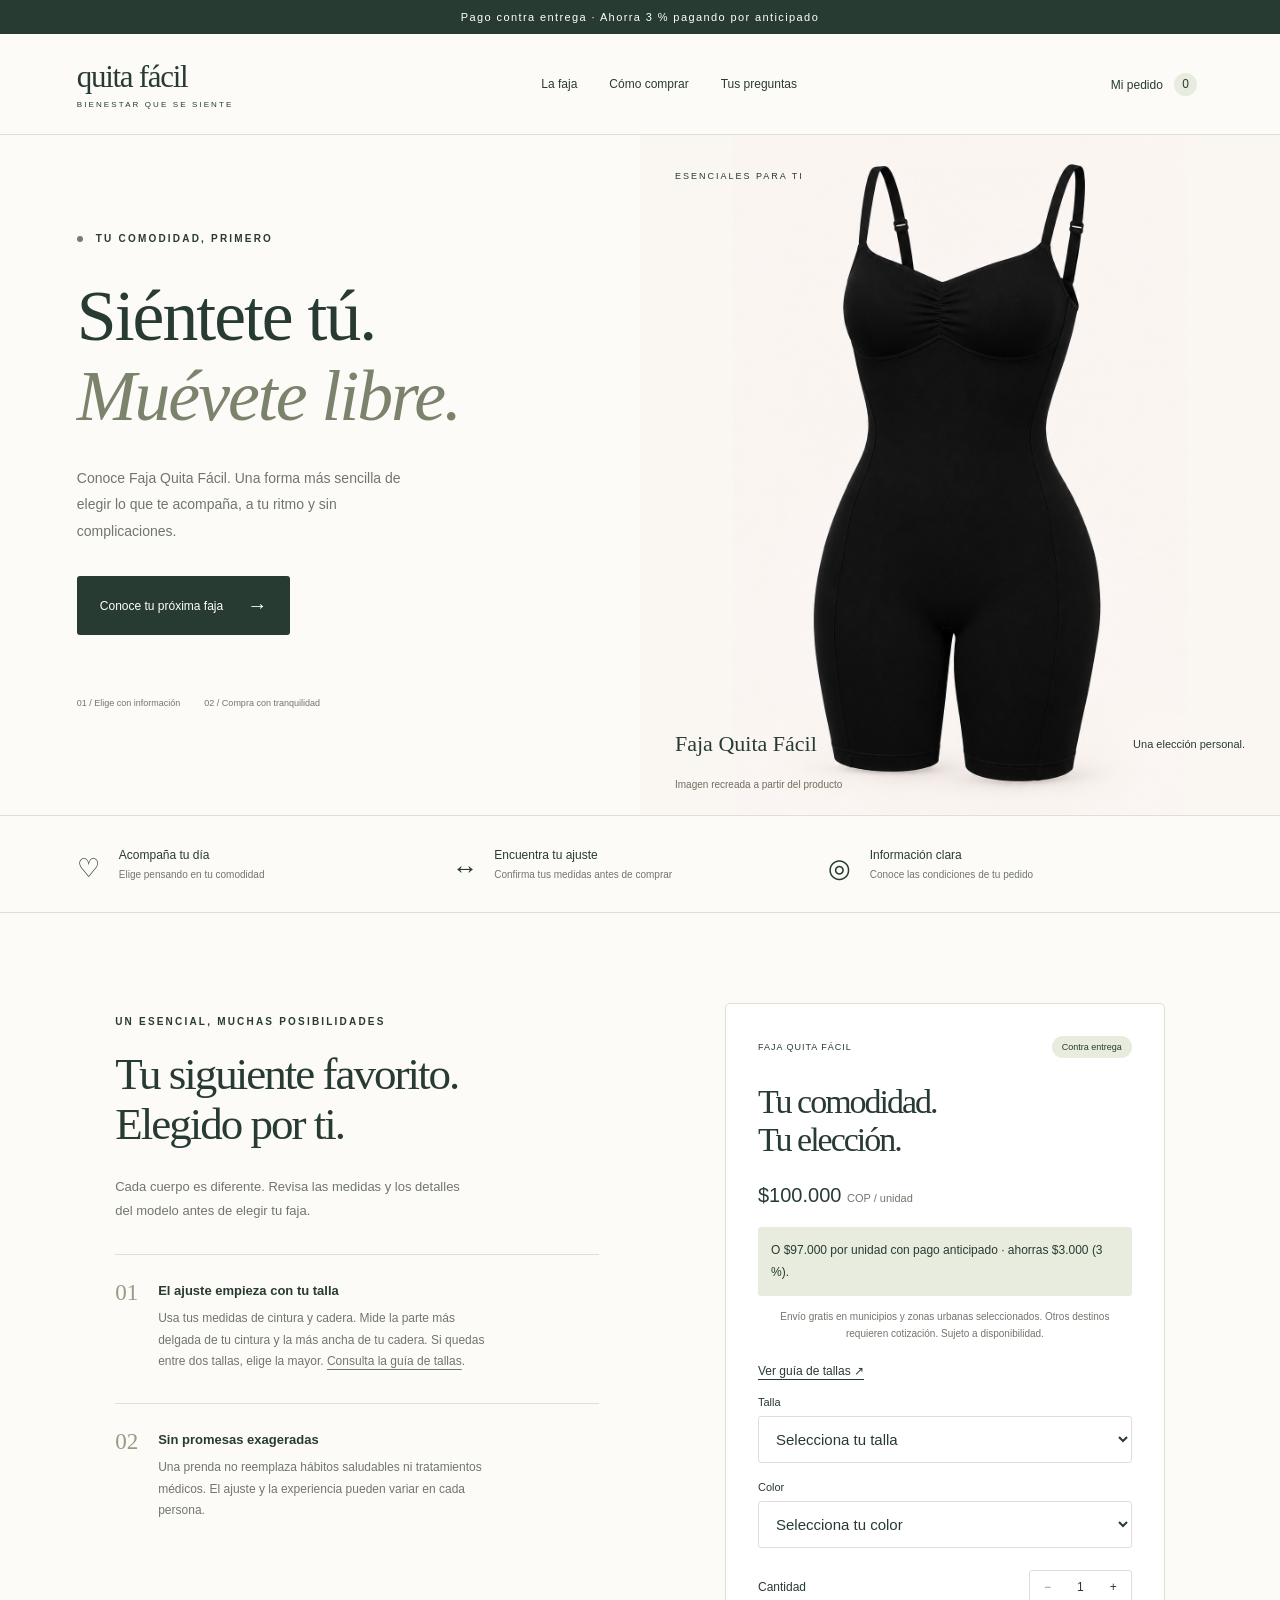
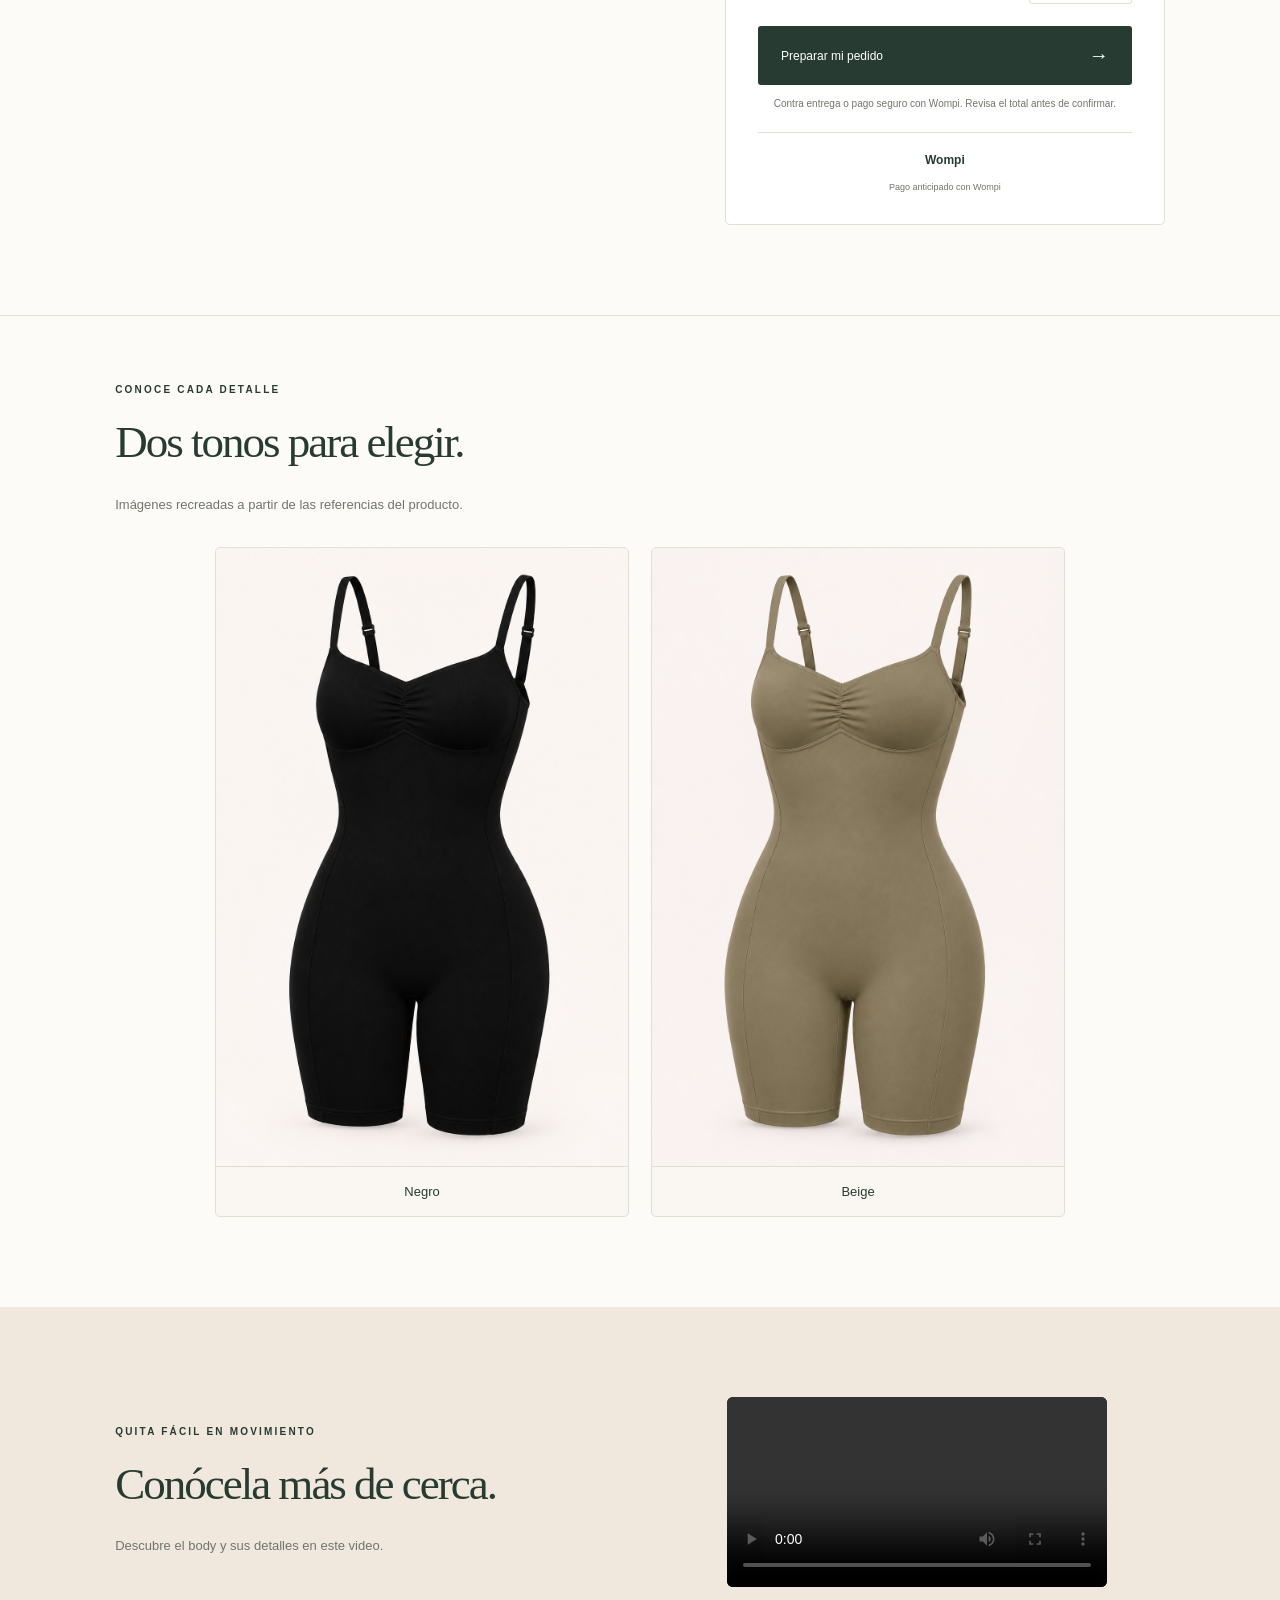
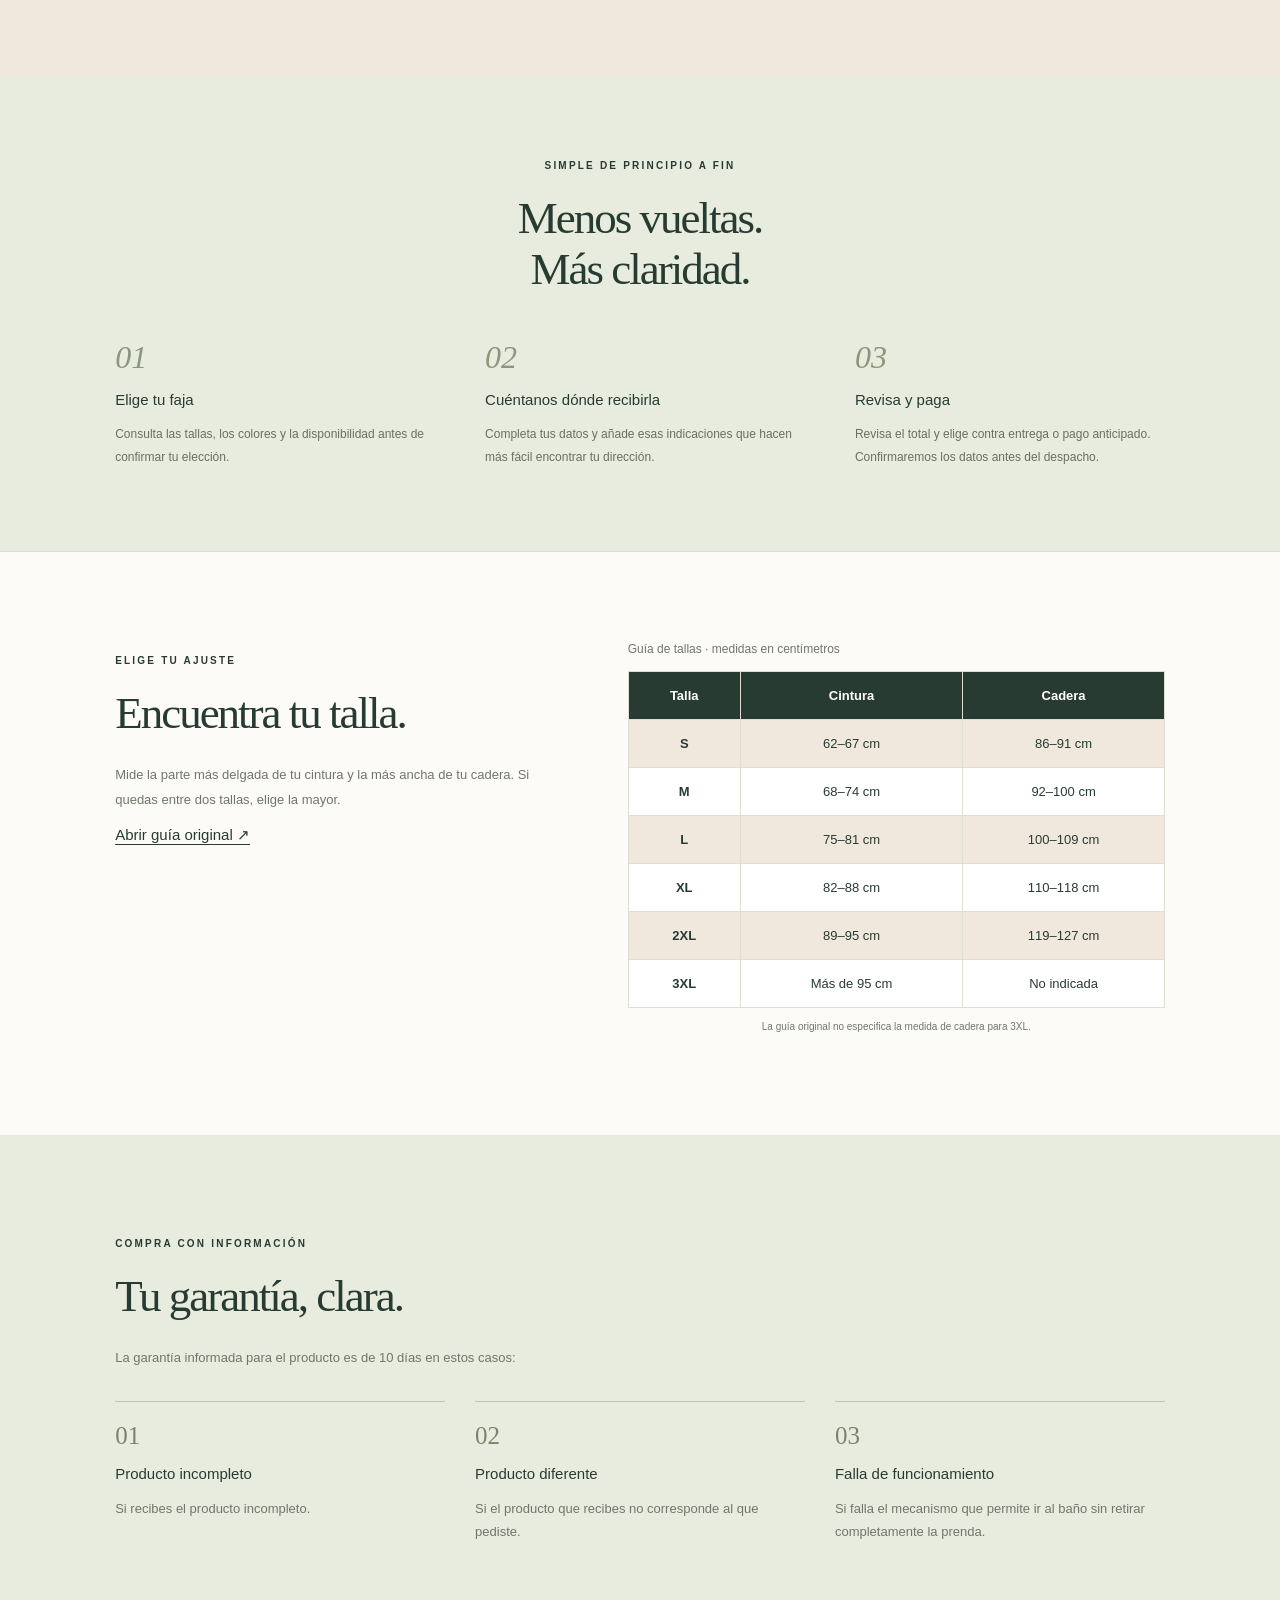
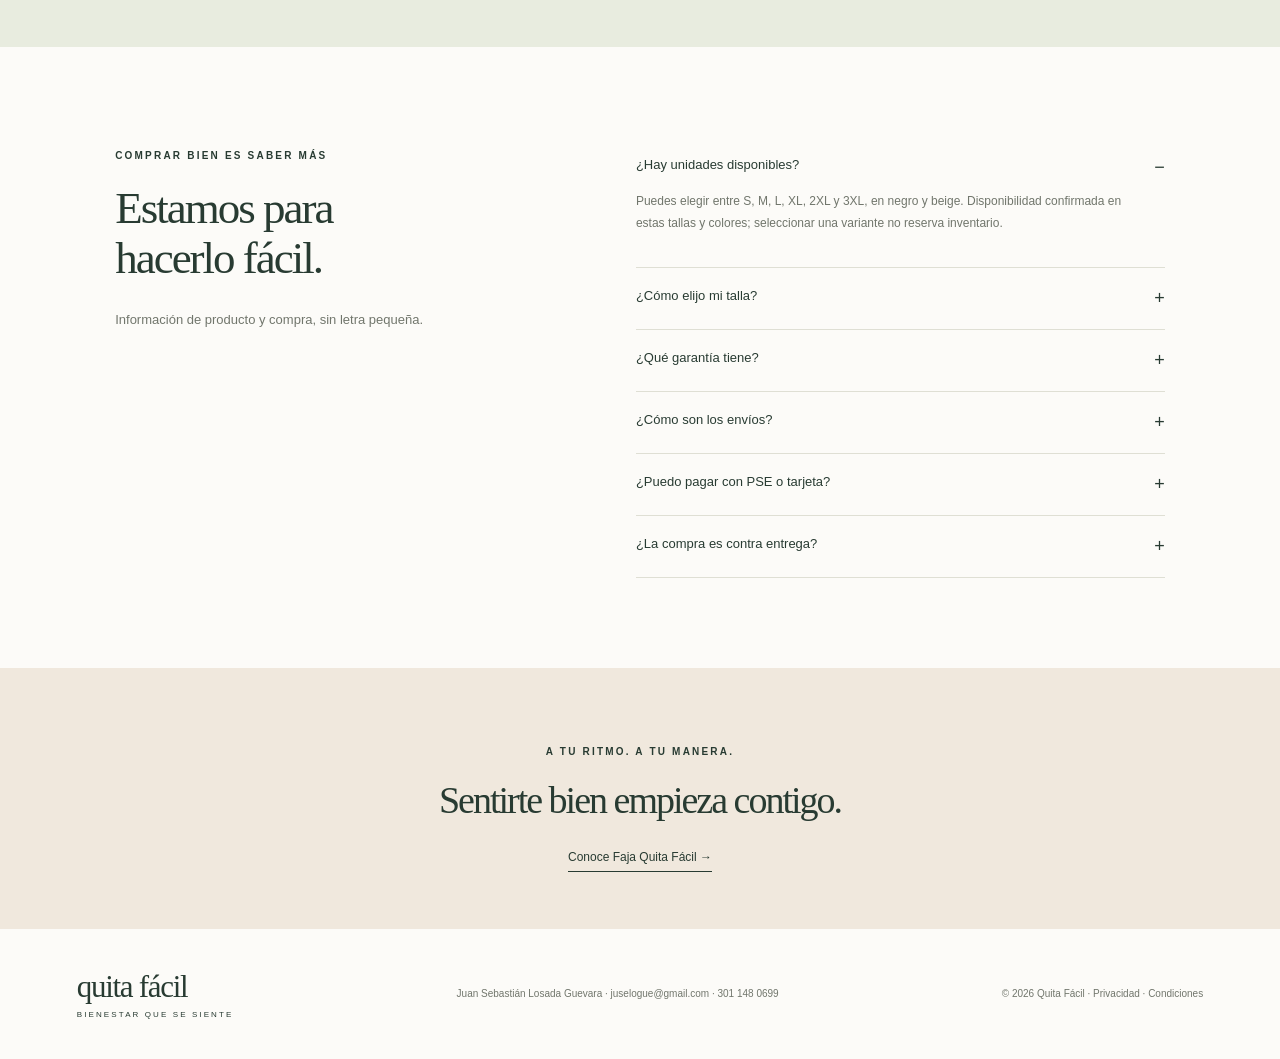
<file: index.html>
<!doctype html>
<html lang="es-CO">
<head><meta charset="utf-8"><meta name="viewport" content="width=device-width,initial-scale=1"><meta name="theme-color" content="#f6f3ee"><meta name="description" content="Conoce Faja Quita Fácil y prepara tu pedido con una experiencia de compra clara y sencilla."><title>Quita Fácil | Comodidad que va contigo</title><link rel="stylesheet" href="styles.css"><script src="app.js?v=live-1" type="module"></script></head>
<body>
<div class="announcement">Pago contra entrega · Ahorra 3 % pagando por anticipado</div>
<header><a class="brand" href="#inicio" aria-label="Quita Fácil, inicio">quita fácil<span>BIENESTAR QUE SE SIENTE</span></a><nav aria-label="Navegación principal"><a href="#producto">La faja</a><a href="#como-comprar">Cómo comprar</a><a href="#preguntas">Tus preguntas</a></nav><button class="bag" data-checkout>Mi pedido <span id="bag-count">0</span></button></header>
<main id="inicio">
<section class="hero" id="producto"><div class="hero-copy"><p class="eyebrow"><span></span> TU COMODIDAD, PRIMERO</p><h1>Siéntete tú.<br><em>Muévete libre.</em></h1><p class="intro">Conoce Faja Quita Fácil. Una forma más sencilla de elegir lo que te acompaña, a tu ritmo y sin complicaciones.</p><a class="button dark" href="#elegir">Conoce tu próxima faja <span>&#8594;</span></a><div class="hero-notes"><span>01 / Elige con información</span><span>02 / Compra con tranquilidad</span></div></div><div class="hero-visual"><span class="visual-label">ESENCIALES PARA TI</span><img src="assets/body-negro.png" alt="Body Quita Fácil negro, imagen recreada" width="1024" height="1536"><span class="visual-bottom">Faja Quita Fácil <span>Una elección personal.</span></span><small>Imagen recreada a partir del producto</small></div></section>
<div class="values"><p><b>♡</b> Acompaña tu día<span>Elige pensando en tu comodidad</span></p><p><b>↔</b> Encuentra tu ajuste<span>Confirma tus medidas antes de comprar</span></p><p><b>◎</b> Información clara<span>Conoce las condiciones de tu pedido</span></p></div>
<section class="product section" id="elegir"><div><p class="eyebrow">UN ESENCIAL, MUCHAS POSIBILIDADES</p><h2>Tu siguiente favorito.<br>Elegido por ti.</h2><p class="muted">Cada cuerpo es diferente. Revisa las medidas y los detalles del modelo antes de elegir tu faja.</p><div class="detail-box"><span>01</span><div><h3>El ajuste empieza con tu talla</h3><p>Usa tus medidas de cintura y cadera. Mide la parte más delgada de tu cintura y la más ancha de tu cadera. Si quedas entre dos tallas, elige la mayor. <a class="inline-link" href="#guia-tallas">Consulta la guía de tallas</a>.</p></div></div><div class="detail-box"><span>02</span><div><h3>Sin promesas exageradas</h3><p>Una prenda no reemplaza hábitos saludables ni tratamientos médicos. El ajuste y la experiencia pueden variar en cada persona.</p></div></div></div><article class="purchase-card"><div class="card-top"><span>FAJA QUITA FÁCIL</span><span class="pill">Contra entrega</span></div><h3>Tu comodidad.<br>Tu elección.</h3><p class="price">$100.000 <small>COP / unidad</small></p><p class="discount-note">O $97.000 por unidad con pago anticipado · ahorras $3.000 (3 %).</p><p class="micro">Envío gratis en municipios y zonas urbanas seleccionados. Otros destinos requieren cotización. Sujeto a disponibilidad.</p><a class="size-guide-link" href="#guia-tallas">Ver guía de tallas ↗</a><label for="size">Talla</label><select id="size" required><option value="">Selecciona tu talla</option><option>S</option><option>M</option><option>L</option><option>XL</option><option>2XL</option><option>3XL</option></select><label for="color">Color</label><select id="color" required><option value="">Selecciona tu color</option><option>Negro</option><option>Beige</option></select><div class="quantity-row"><span>Cantidad</span><div class="stepper"><button id="minus" aria-label="Disminuir cantidad">−</button><output id="quantity">1</output><button id="plus" aria-label="Aumentar cantidad">+</button></div></div><button class="button dark full" data-checkout>Preparar mi pedido <span>→</span></button><p class="micro" data-preview-only>Puedes revisar tus datos. Las compras siguen en preparación.</p><p class="micro" data-live-only hidden>Contra entrega o pago seguro con Wompi. Revisa el total antes de confirmar.</p><div class="payment-brands"><span>Wompi</span><small data-preview-only>Pagos en línea en preparación</small><small data-live-only hidden>Pago anticipado con Wompi</small></div></article></section>
<section class="media-section section" id="galeria"><p class="eyebrow">CONOCE CADA DETALLE</p><h2>Dos tonos para elegir.</h2><p class="muted">Imágenes recreadas a partir de las referencias del producto.</p><div class="media-grid"><figure class="product-photo"><img src="assets/body-negro.png" alt="Body Quita Fácil Negro, imagen recreada" width="1024" height="1536" loading="lazy"><figcaption>Negro</figcaption></figure><figure class="product-photo"><img src="assets/body-beige.png" alt="Body Quita Fácil Beige, imagen recreada" width="1024" height="1536" loading="lazy"><figcaption>Beige</figcaption></figure></div></section>
<section class="video-section section"><div><p class="eyebrow">QUITA FÁCIL EN MOVIMIENTO</p><h2>Conócela más de cerca.</h2><p class="muted">Descubre el body y sus detalles en este video.</p></div><video controls playsinline preload="metadata" aria-label="Video de presentación del body Quita Fácil"><source src="assets/avatar-reemplazo-final.mp4" type="video/mp4">Tu navegador no reproduce este video.</video></section>
<section class="steps-section" id="como-comprar"><div class="section-heading"><p class="eyebrow">SIMPLE DE PRINCIPIO A FIN</p><h2>Menos vueltas.<br>Más claridad.</h2></div><div class="steps"><article><span>01</span><h3>Elige tu faja</h3><p>Consulta las tallas, los colores y la disponibilidad antes de confirmar tu elección.</p></article><article><span>02</span><h3>Cuéntanos dónde recibirla</h3><p>Completa tus datos y añade esas indicaciones que hacen más fácil encontrar tu dirección.</p></article><article><span>03</span><h3>Revisa y paga</h3><p>Revisa el total y elige contra entrega o pago anticipado. Confirmaremos los datos antes del despacho.</p></article></div></section>
<section class="customer-info section" id="guia-tallas"><div><p class="eyebrow">ELIGE TU AJUSTE</p><h2>Encuentra tu talla.</h2><p class="muted">Mide la parte más delgada de tu cintura y la más ancha de tu cadera. Si quedas entre dos tallas, elige la mayor.</p><a class="inline-link" href="assets/guia-tallas.jpg" target="_blank" rel="noopener">Abrir guía original ↗</a></div><div class="size-table-wrap"><table class="size-table"><caption>Guía de tallas · medidas en centímetros</caption><thead><tr><th scope="col">Talla</th><th scope="col">Cintura</th><th scope="col">Cadera</th></tr></thead><tbody><tr><th>S</th><td>62–67 cm</td><td>86–91 cm</td></tr><tr><th>M</th><td>68–74 cm</td><td>92–100 cm</td></tr><tr><th>L</th><td>75–81 cm</td><td>100–109 cm</td></tr><tr><th>XL</th><td>82–88 cm</td><td>110–118 cm</td></tr><tr><th>2XL</th><td>89–95 cm</td><td>119–127 cm</td></tr><tr><th>3XL</th><td>Más de 95 cm</td><td>No indicada</td></tr></tbody></table><p class="micro">La guía original no especifica la medida de cadera para 3XL.</p></div></section><section class="warranty-section section" id="garantia"><p class="eyebrow">COMPRA CON INFORMACIÓN</p><h2>Tu garantía, clara.</h2><p class="muted">La garantía informada para el producto es de 10 días en estos casos:</p><div class="warranty-grid"><article><span>01</span><h3>Producto incompleto</h3><p>Si recibes el producto incompleto.</p></article><article><span>02</span><h3>Producto diferente</h3><p>Si el producto que recibes no corresponde al que pediste.</p></article><article><span>03</span><h3>Falla de funcionamiento</h3><p>Si falla el mecanismo que permite ir al baño sin retirar completamente la prenda.</p></article></div></section>
<section class="faq section" id="preguntas"><div><p class="eyebrow">COMPRAR BIEN ES SABER MÁS</p><h2>Estamos para<br>hacerlo fácil.</h2><p class="muted">Información de producto y compra, sin letra pequeña.</p></div><div class="faq-list"><details open><summary>¿Hay unidades disponibles?</summary><p>Puedes elegir entre S, M, L, XL, 2XL y 3XL, en negro y beige. Disponibilidad confirmada en estas tallas y colores; seleccionar una variante no reserva inventario.</p></details><details><summary>¿Cómo elijo mi talla?</summary><p>Mide tu cintura y cadera y compáralas con nuestra <a class="inline-link" href="#guia-tallas">guía de tallas</a>. Si estás entre dos tallas, elige la mayor.</p></details><details><summary>¿Qué garantía tiene?</summary><p>La garantía informada es de 10 días por producto incompleto, producto diferente al pedido o falla del mecanismo que facilita ir al baño. Consulta los casos en la <a class="inline-link" href="#garantia">sección de garantía</a>. Para solicitar cambios o devoluciones, comunícate al <a class="inline-link" href="https://wa.me/573011480699">301 148 0699</a>; revisaremos el caso y te indicaremos los pasos a seguir.</p></details><details><summary>¿Cómo son los envíos?</summary><p>El plazo estimado de entrega es de 2 a 3 días hábiles; domingos y festivos no cuentan. Confirmamos la cobertura de la dirección antes del despacho. El envío será gratis para direcciones urbanas de Medellín, Cartagena, Bucaramanga, Bogotá, Cali, Barranquilla, Cúcuta, Santa Marta, Armenia, Pereira y Manizales. Las veredas, zonas rurales y otros municipios requieren cotización previa.</p></details><details><summary>¿Puedo pagar con PSE o tarjeta?</summary><p>El pago anticipado se realiza con Wompi. Los medios disponibles, como PSE y tarjetas, dependerán de los habilitados en nuestro comercio. El pago anticipado tiene un 3 % de descuento sobre el producto ($97.000 por unidad); no se aplica al envío. <span data-preview-only>Las compras siguen desactivadas mientras completamos la configuración.</span></p></details><details><summary>¿La compra es contra entrega?</summary><p>Sí, el precio del producto es $100.000 COP por unidad contra entrega, más el envío que corresponda. La cobertura está por confirmar. <span data-preview-only>El formulario actual permite preparar y revisar tus datos; todavía no registra pedidos.</span><span data-live-only hidden>Al confirmar el formulario recibiremos tu solicitud y te contactaremos para coordinar el despacho.</span></p></details></div></section>
<section class="closing"><p class="eyebrow">A TU RITMO. A TU MANERA.</p><h2>Sentirte bien empieza contigo.</h2><a href="#elegir">Conoce Faja Quita Fácil &#8594;</a></section>
</main><footer><a class="brand" href="#inicio">quita fácil<span>BIENESTAR QUE SE SIENTE</span></a><p>Juan Sebastián Losada Guevara · <a href="mailto:juselogue@gmail.com">juselogue@gmail.com</a> · <a href="https://wa.me/573011480699">301 148 0699</a></p><span>© <span id="year"></span> Quita Fácil · <a href="privacidad.html">Privacidad</a> · <a href="condiciones.html">Condiciones</a></span></footer>
<dialog id="checkout" aria-labelledby="checkout-title"><div class="dialog-head"><span class="eyebrow">TU PEDIDO, PASO A PASO</span><button id="close-checkout" aria-label="Cerrar formulario">✕</button></div><h2 id="checkout-title">¿Dónde la recibes?</h2><p class="muted" data-preview-only>Prepara tus datos de entrega. Las compras aún no están habilitadas.</p><p class="muted" data-live-only hidden>Completa tus datos y revisa tu pedido antes de enviarlo.</p><div class="checkout-layout"><form id="delivery-form"><fieldset><legend>01 · Tus datos</legend><div class="form-grid"><label>Nombres<input name="firstName" autocomplete="given-name" required maxlength="80"></label><label>Apellidos<input name="lastName" autocomplete="family-name" required maxlength="80"></label><label>Celular colombiano<input name="phone" type="tel" autocomplete="tel-national" inputmode="tel" pattern="(\+57[ ]?)?3[0-9]{9}" placeholder="3001234567" required title="Ingresa 10 dígitos comenzando por 3, con +57 opcional."></label><label>Correo electrónico <span>(obligatorio para pago anticipado)</span><input name="email" type="email" autocomplete="email" maxlength="150"></label></div></fieldset><fieldset><legend>02 · Tu dirección</legend><div class="form-grid"><label>Departamento<select name="department" id="department" autocomplete="address-level1" required><option value="">Selecciona un departamento</option></select></label><label>Municipio o ciudad<select name="city" id="city" autocomplete="address-level2" required><option value="">Selecciona el municipio</option></select></label><label>Zona de entrega<select name="zone" id="zone" required><option value="">Selecciona tu zona</option><option value="urban">Urbana</option><option value="rural">Rural / vereda</option></select></label><p class="notice wide" id="coverage-note">Si tu municipio no aparece o estás en zona rural, <a class="inline-link" href="https://wa.me/573011480699">consúltanos el envío por WhatsApp</a> antes de hacer el pedido.</p><label class="wide">Dirección completa<input name="address" autocomplete="address-line1" required minlength="5" maxlength="180" placeholder="Calle, carrera, número y complemento"></label><label>Barrio o vereda<input name="neighborhood" required maxlength="100"></label><label>Tipo de inmueble<select name="property" id="property" required><option value="">Selecciona una opción</option><option>Casa</option><option>Apartamento</option><option>Oficina / local</option><option>Finca / zona rural</option><option>Otro</option></select></label><label class="wide" id="unit-label">Interior, torre, piso o apartamento <span>(opcional)</span><input name="unit" autocomplete="address-line2" maxlength="150" placeholder="Ej. Torre 2, apartamento 301"></label><label class="wide">Indicaciones para la entrega <span>(opcional)</span><textarea name="notes" rows="3" maxlength="500" placeholder="Color de la casa, portería, punto de referencia o indicaciones de acceso"></textarea></label><label>Código postal <span>(opcional)</span><input name="postalCode" autocomplete="postal-code" inputmode="numeric" pattern="[0-9]{6}" maxlength="6"></label><label>Quién recibe <span>(opcional)</span><input name="recipient" maxlength="120" placeholder="Si recibe otra persona"></label><label>Celular de quien recibe <span>(opcional)</span><input name="recipientPhone" type="tel" pattern="(\+57[ ]?)?3[0-9]{9}" placeholder="3001234567"></label></div></fieldset><fieldset><legend>03 · Método de pago</legend><div class="payment-options"><label><input type="radio" name="payment" value="cod" checked required> Contra entrega <span>$100.000 / unidad · sujeto a cobertura</span></label><label><input type="radio" name="payment" value="advance"> Pago anticipado <span>$97.000 / unidad · ahorras 3 %</span></label></div><div id="gateway-section" hidden><label for="gateway">Pago seguro con</label><select name="gateway" id="gateway"><option selected>Wompi</option></select><p class="micro">Los medios habilitados se muestran en el checkout seguro de Wompi.</p></div><p class="micro" data-preview-only>No se realizará ningún cobro ni se registrará un pedido desde este formulario.</p><p class="micro" data-live-only hidden>Con pago anticipado continuarás a Wompi. Contra entrega: pagarás al recibir.</p></fieldset><p class="privacy-note" data-preview-only>Actualmente este formulario solo muestra un resumen local. No envía ni guarda tus datos.</p><div class="checkout-consents"><label><input type="checkbox" name="consent" required> Autorizo a Juan Sebastián Losada Guevara a tratar mis datos para gestionar el pedido, pago, entrega y servicio al cliente, según la <a class="inline-link" href="privacidad.html" target="_blank" rel="noopener">política de privacidad</a>.</label><label><input type="checkbox" name="terms" required> Leí y acepto las <a class="inline-link" href="condiciones.html" target="_blank" rel="noopener">condiciones de compra</a>.</label></div><button class="button dark full" type="submit">Revisar mis datos <span>→</span></button></form><aside class="order-summary"><p class="eyebrow">RESUMEN</p><img src="assets/body-negro.png" alt="Body Quita Fácil negro, imagen recreada" width="1024" height="1536"><h3>Faja Quita Fácil</h3><p>Cantidad: <span id="summary-quantity">1</span></p><p id="summary-variant"></p><div><span>Productos</span><b id="summary-base"></b></div><div><span>Descuento anticipado</span><b id="summary-discount"></b></div><div><span>Envío</span><b id="summary-shipping">Por cotizar</b></div><div class="total"><span>Subtotal</span><b id="summary-subtotal"></b></div><p class="micro">Solo se puede confirmar aquí una dirección con envío gratis. Otros destinos requieren cotización previa.</p><p class="micro">Sin cobro ni reserva de inventario.</p></aside></div><section id="review" hidden aria-live="polite"><h3>Revisa tus datos</h3><p>Tu pedido todavía no se ha enviado.</p><dl id="review-data"></dl><p id="review-pricing"></p><div class="notice" data-preview-only>Las compras siguen desactivadas mientras completamos la configuración de producción.</div><div class="notice" data-live-only hidden>Contra entrega: confirmaremos tu solicitud antes del despacho. Anticipado: el pago se realiza en Wompi y se confirma automáticamente.</div><div id="captcha-area"></div><button class="button dark full" id="confirm-order" type="button" disabled>Confirmar pedido</button><p id="order-message" role="status"></p><a id="payment-link" class="button dark full" hidden rel="noreferrer">Continuar al pago seguro →</a><button class="button dark full" id="edit-details" type="button">Volver a mis datos</button></section></dialog>
</body></html>
</file>
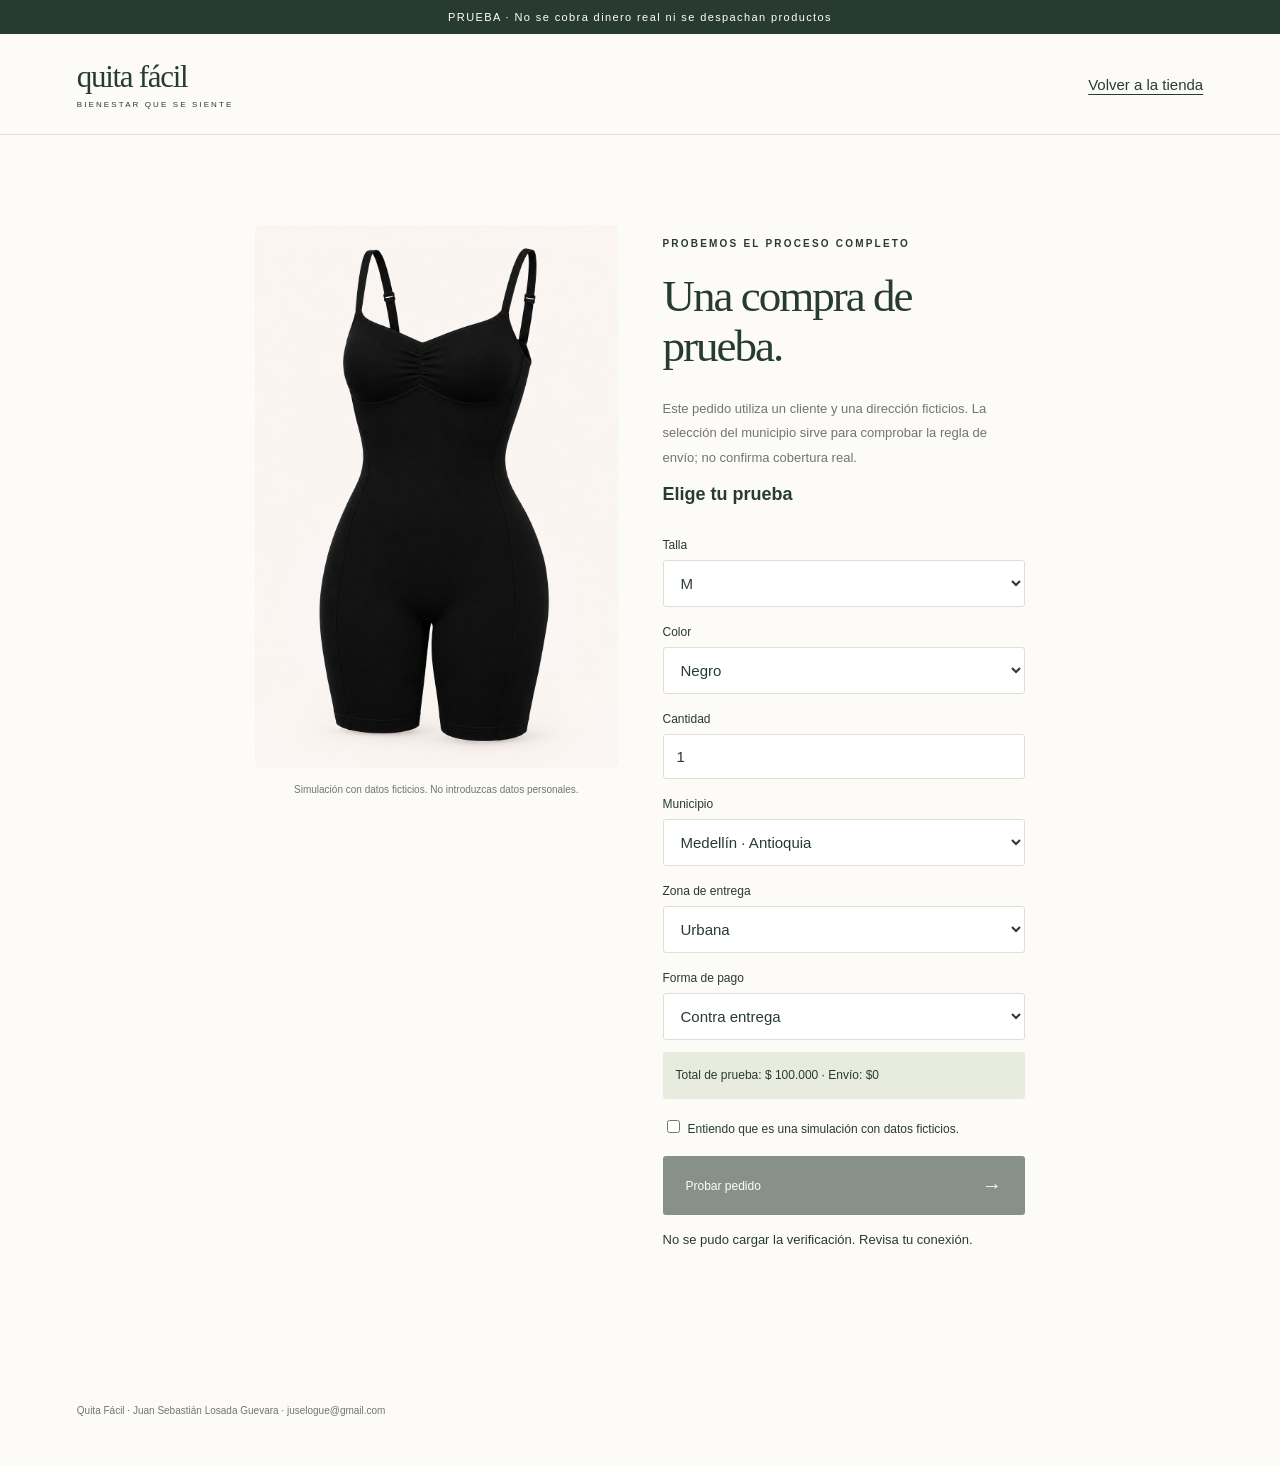
<file: checkout-prueba.html>
<!doctype html>
<html lang="es-CO">
<head>
  <meta charset="utf-8"><meta name="viewport" content="width=device-width,initial-scale=1">
  <meta name="robots" content="noindex"><meta name="referrer" content="no-referrer">
  <title>Compra de prueba | Quita Fácil</title>
  <link rel="stylesheet" href="styles.css">
  <style>
    .test-layout{display:grid;grid-template-columns:1fr 1fr;gap:45px;max-width:1000px;margin:auto}.test-image{width:100%;height:auto;border-radius:6px}.test-card label{display:block;font-size:12px;margin:18px 0 8px}.test-card input[type=checkbox]{width:auto;min-height:0;margin-right:8px}.test-card .button{margin-top:20px}.test-card .muted{margin-top:8px}button:disabled{opacity:.55;cursor:not-allowed}.test-status{font-size:13px;line-height:1.8;overflow-wrap:anywhere}.test-card fieldset{margin:0;padding:0;border:0}.test-card legend{font-size:18px;padding:0;margin-bottom:15px}@media(max-width:760px){.test-layout{grid-template-columns:1fr;gap:25px}.test-image{max-height:350px;object-fit:contain}}
  </style>
  <script src="checkout-prueba.js?v=turnstile-1" type="module"></script>
</head>
<body>
  <div class="announcement">PRUEBA · No se cobra dinero real ni se despachan productos</div>
  <header><a class="brand" href="./">quita fácil<span>BIENESTAR QUE SE SIENTE</span></a><a href="./" class="inline-link">Volver a la tienda</a></header>
  <main class="section test-layout">
    <div><img class="test-image" id="test-image" src="assets/body-negro.png" alt="Body negro, imagen recreada" width="1024" height="1536"><p class="micro">Simulación con datos ficticios. No introduzcas datos personales.</p></div>
    <section class="test-card">
      <p class="eyebrow">PROBEMOS EL PROCESO COMPLETO</p><h2>Una compra de prueba.</h2>
      <p class="muted">Este pedido utiliza un cliente y una dirección ficticios. La selección del municipio sirve para comprobar la regla de envío; no confirma cobertura real.</p>
      <form id="test-checkout">
        <fieldset><legend>Elige tu prueba</legend>
          <label for="test-size">Talla</label><select id="test-size" required><option>S</option><option selected>M</option><option>L</option><option>XL</option><option>2XL</option><option>3XL</option></select>
          <label for="test-color">Color</label><select id="test-color" required><option>Negro</option><option>Beige</option></select>
          <label for="test-quantity">Cantidad</label><input id="test-quantity" type="number" min="1" max="10" step="1" value="1" required>
          <label for="test-destination">Municipio</label><select id="test-destination" required></select>
          <label for="test-zone">Zona de entrega</label><select id="test-zone" required><option value="urban">Urbana</option><option value="rural">Rural / vereda (requiere cotización)</option></select>
          <label for="test-payment">Forma de pago</label><select id="test-payment" required><option value="cod">Contra entrega</option><option value="advance">Anticipado con Wompi</option></select>
          <p id="test-total" class="discount-note" aria-live="polite"></p>
          <label><input type="checkbox" id="test-consent" required>Entiendo que es una simulación con datos ficticios.</label>
          <div id="test-captcha"></div>
          <button class="button dark full" type="submit" id="test-submit" disabled>Probar pedido <span>→</span></button>
        </fieldset>
      </form>
      <p id="test-status" class="test-status" role="status" aria-live="polite">La prueba está pendiente de configuración. No se enviarán datos.</p>
      <a id="test-payment-link" class="button dark full" hidden rel="noreferrer">Continuar al pago de prueba →</a>
    </section>
  </main>
  <footer><p>Quita Fácil · Juan Sebastián Losada Guevara · <a href="mailto:juselogue@gmail.com">juselogue@gmail.com</a></p></footer>
</body>
</html>
</file>
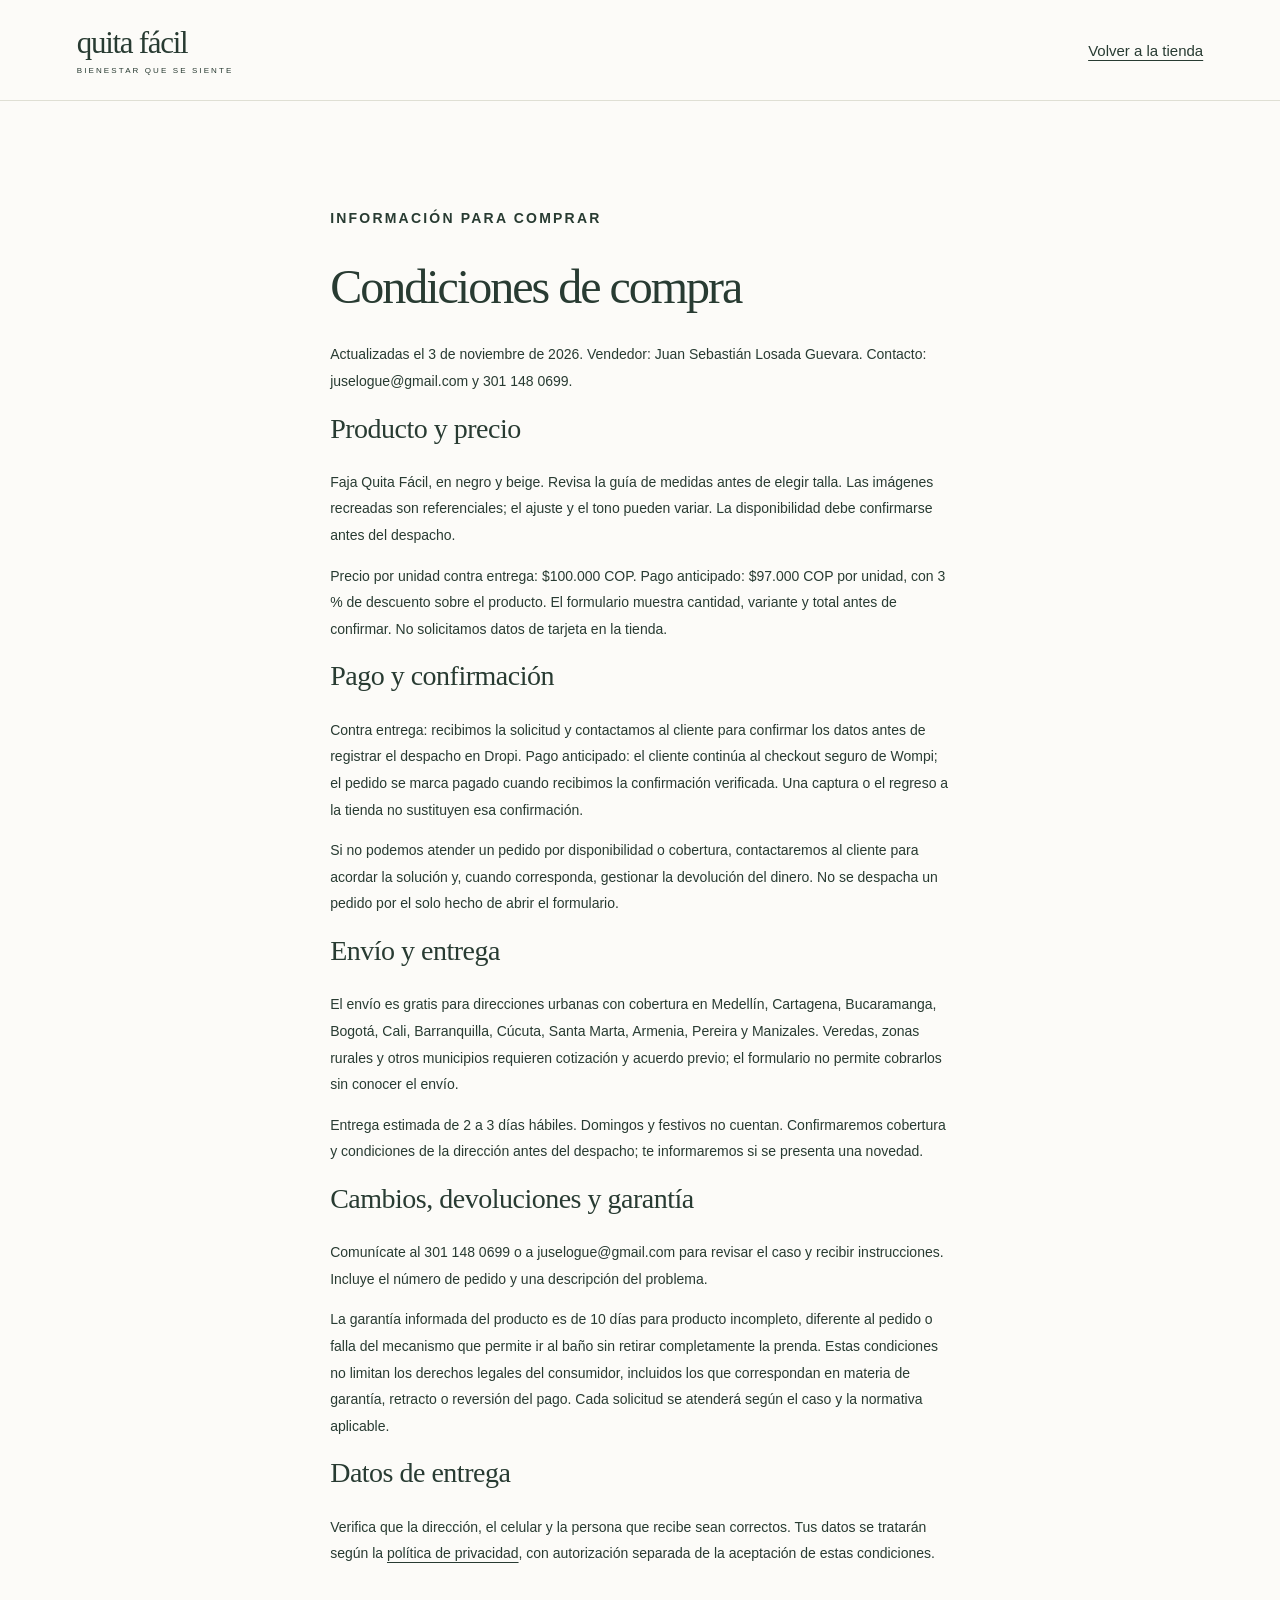
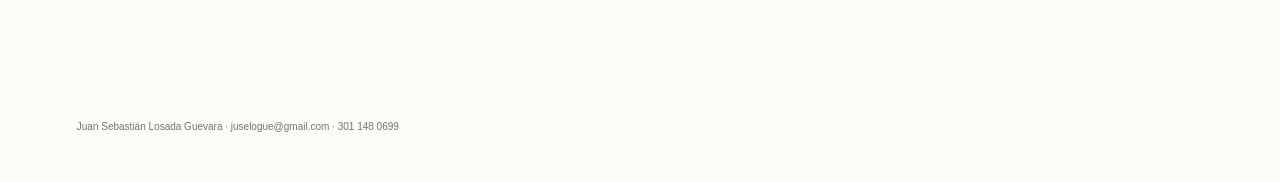
<file: condiciones.html>
<!doctype html><html lang="es-CO"><head><meta charset="utf-8"><meta name="viewport" content="width=device-width,initial-scale=1"><title>Condiciones de compra | Quita Fácil</title><link rel="stylesheet" href="styles.css"></head><body><header><a class="brand" href="./">quita fácil<span>BIENESTAR QUE SE SIENTE</span></a><a class="inline-link" href="./">Volver a la tienda</a></header><main class="section policy"><p class="eyebrow">INFORMACIÓN PARA COMPRAR</p><h1>Condiciones de compra</h1><p>Actualizadas el 3 de noviembre de 2026. Vendedor: Juan Sebastián Losada Guevara. Contacto: juselogue@gmail.com y 301 148 0699.</p><h2>Producto y precio</h2><p>Faja Quita Fácil, en negro y beige. Revisa la guía de medidas antes de elegir talla. Las imágenes recreadas son referenciales; el ajuste y el tono pueden variar. La disponibilidad debe confirmarse antes del despacho.</p><p>Precio por unidad contra entrega: $100.000 COP. Pago anticipado: $97.000 COP por unidad, con 3 % de descuento sobre el producto. El formulario muestra cantidad, variante y total antes de confirmar. No solicitamos datos de tarjeta en la tienda.</p><h2>Pago y confirmación</h2><p>Contra entrega: recibimos la solicitud y contactamos al cliente para confirmar los datos antes de registrar el despacho en Dropi. Pago anticipado: el cliente continúa al checkout seguro de Wompi; el pedido se marca pagado cuando recibimos la confirmación verificada. Una captura o el regreso a la tienda no sustituyen esa confirmación.</p><p>Si no podemos atender un pedido por disponibilidad o cobertura, contactaremos al cliente para acordar la solución y, cuando corresponda, gestionar la devolución del dinero. No se despacha un pedido por el solo hecho de abrir el formulario.</p><h2>Envío y entrega</h2><p>El envío es gratis para direcciones urbanas con cobertura en Medellín, Cartagena, Bucaramanga, Bogotá, Cali, Barranquilla, Cúcuta, Santa Marta, Armenia, Pereira y Manizales. Veredas, zonas rurales y otros municipios requieren cotización y acuerdo previo; el formulario no permite cobrarlos sin conocer el envío.</p><p>Entrega estimada de 2 a 3 días hábiles. Domingos y festivos no cuentan. Confirmaremos cobertura y condiciones de la dirección antes del despacho; te informaremos si se presenta una novedad.</p><h2>Cambios, devoluciones y garantía</h2><p>Comunícate al 301 148 0699 o a juselogue@gmail.com para revisar el caso y recibir instrucciones. Incluye el número de pedido y una descripción del problema.</p><p>La garantía informada del producto es de 10 días para producto incompleto, diferente al pedido o falla del mecanismo que permite ir al baño sin retirar completamente la prenda. Estas condiciones no limitan los derechos legales del consumidor, incluidos los que correspondan en materia de garantía, retracto o reversión del pago. Cada solicitud se atenderá según el caso y la normativa aplicable.</p><h2>Datos de entrega</h2><p>Verifica que la dirección, el celular y la persona que recibe sean correctos. Tus datos se tratarán según la <a class="inline-link" href="privacidad.html">política de privacidad</a>, con autorización separada de la aceptación de estas condiciones.</p></main><footer><p>Juan Sebastián Losada Guevara · <a href="mailto:juselogue@gmail.com">juselogue@gmail.com</a> · <a href="https://wa.me/573011480699">301 148 0699</a></p></footer></body></html>
</file>
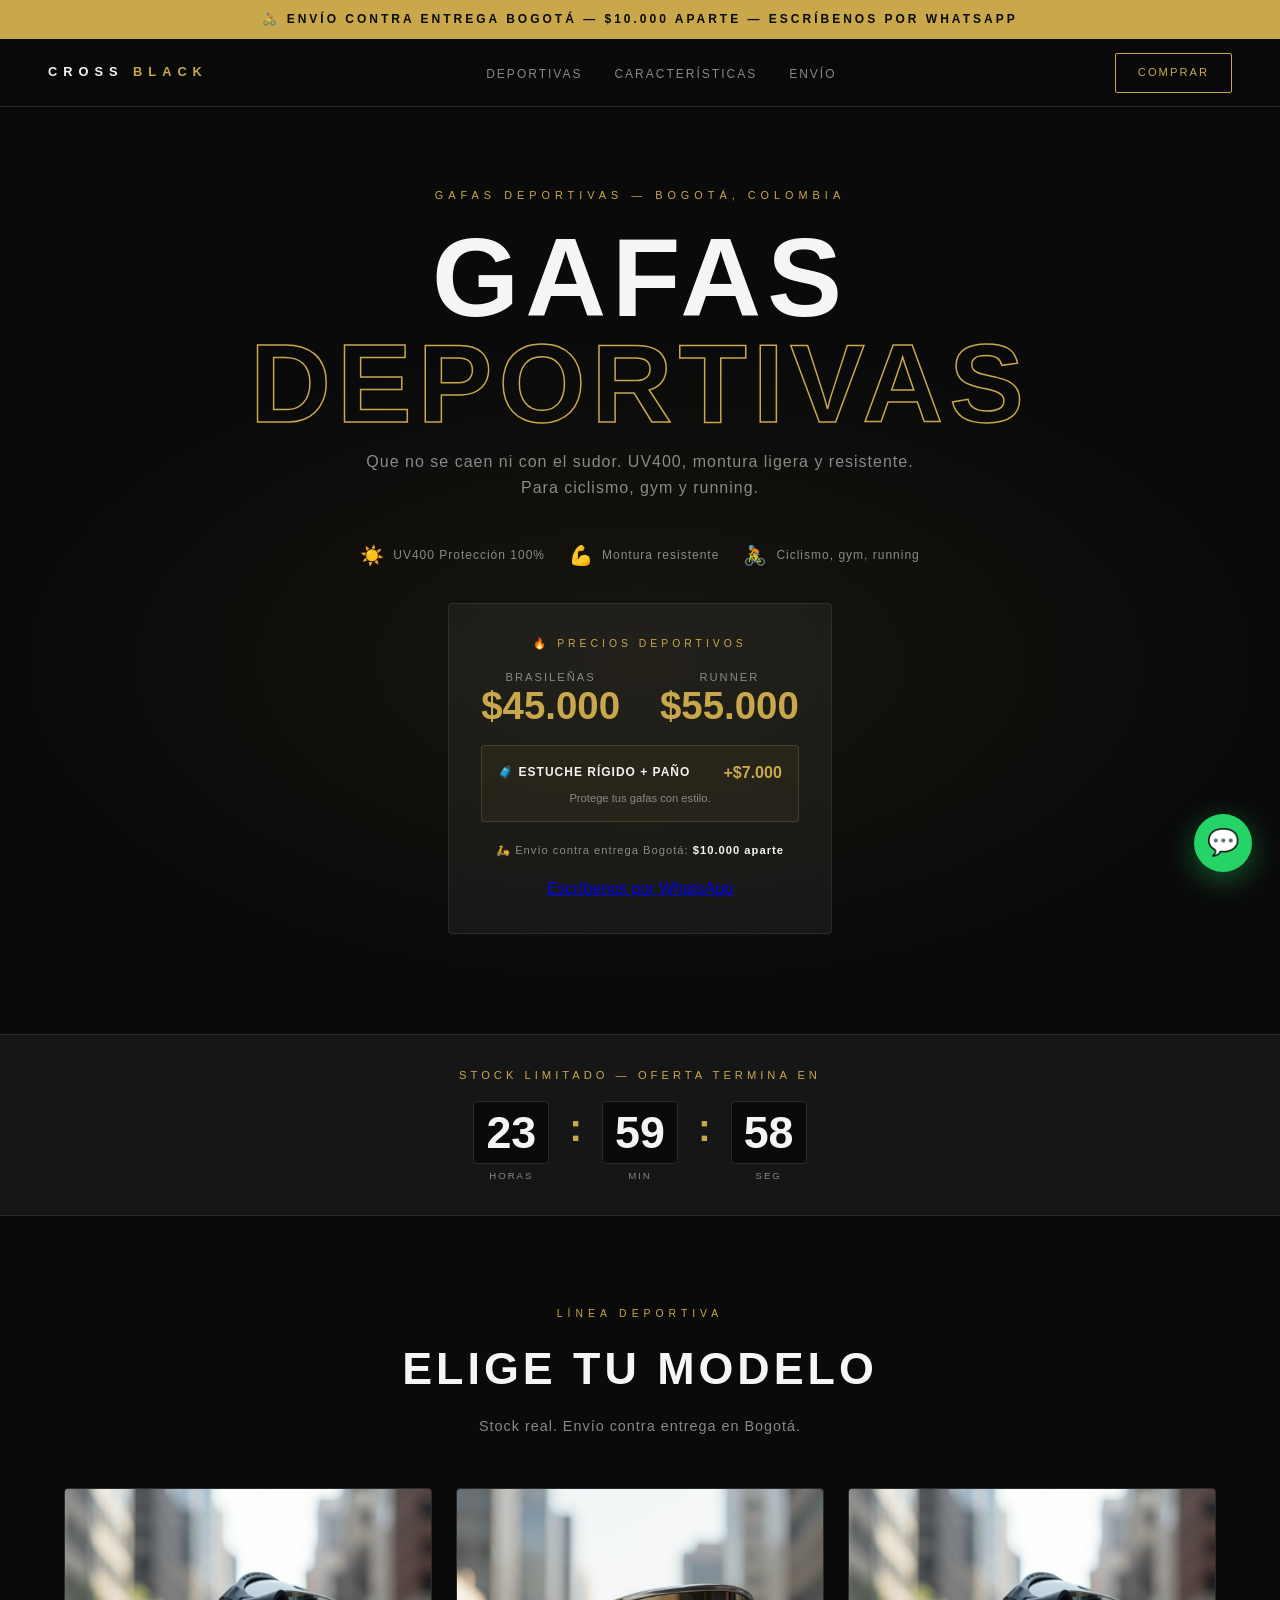
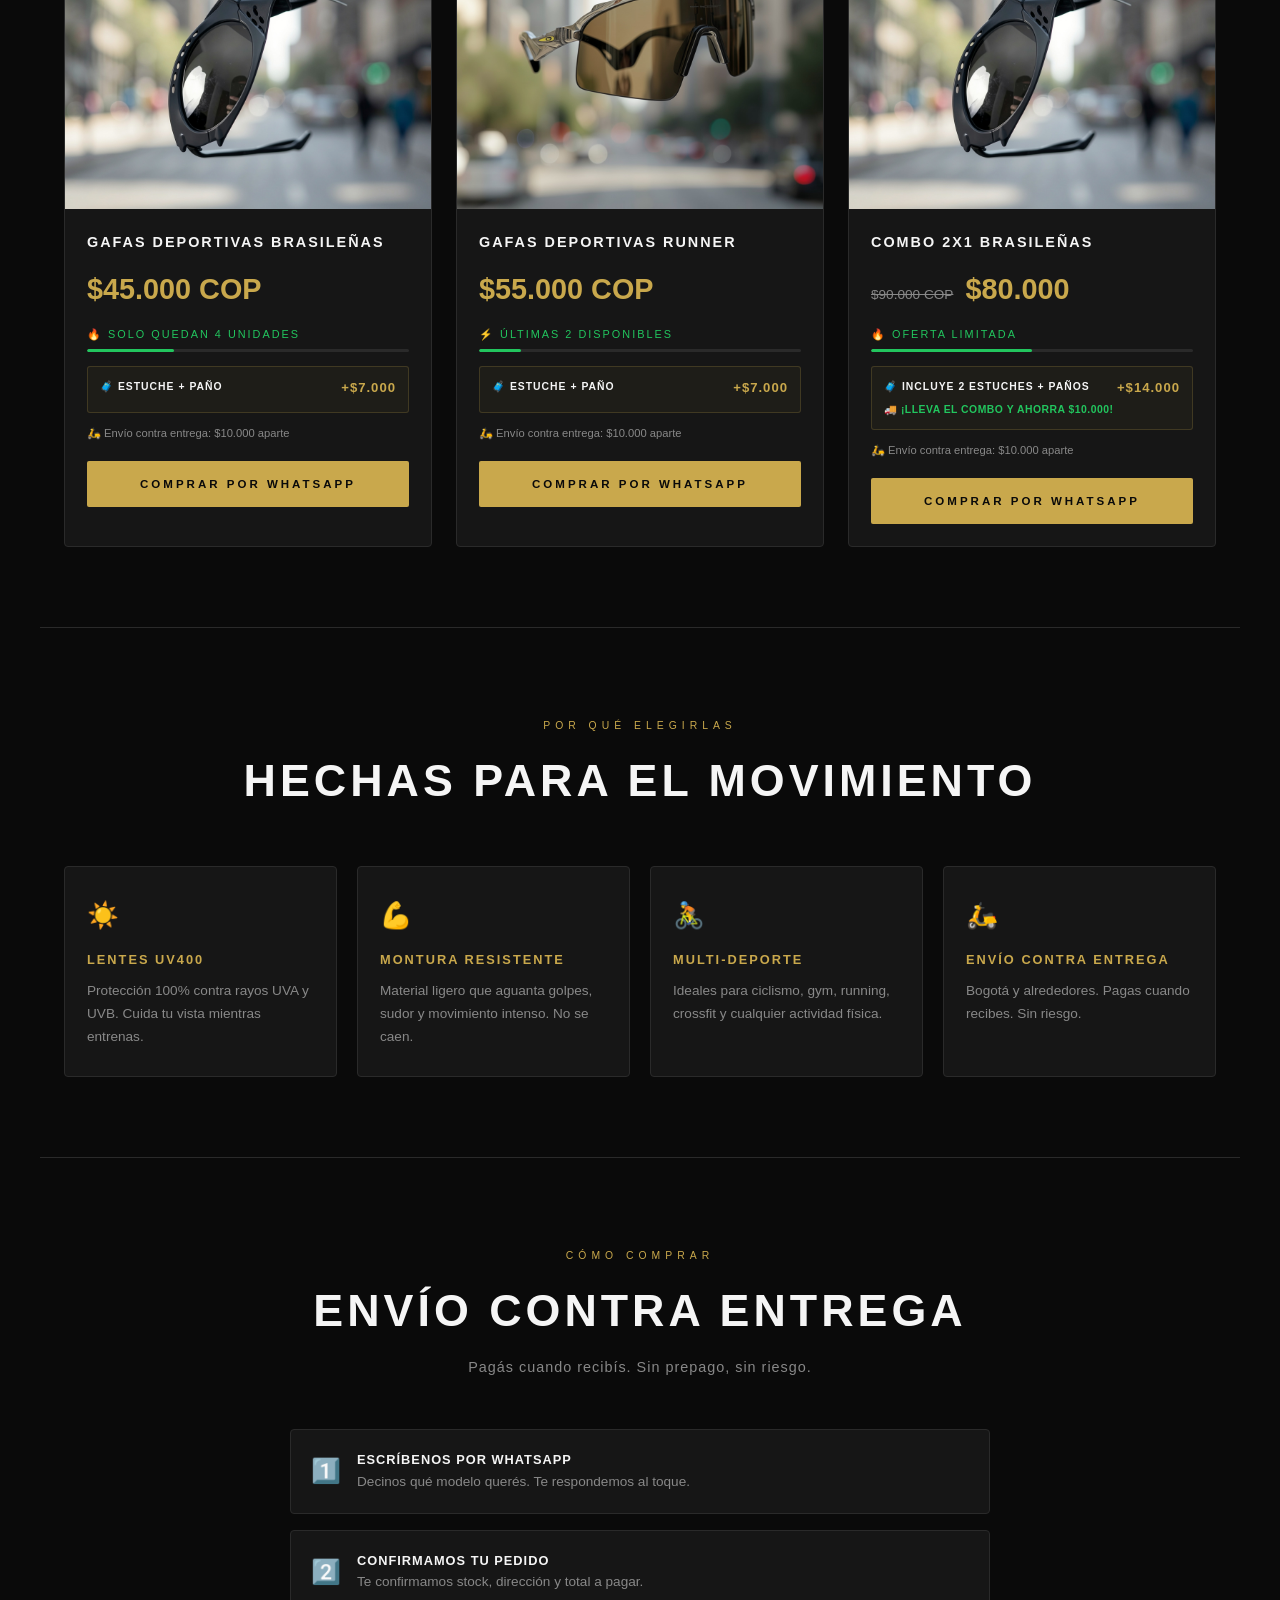
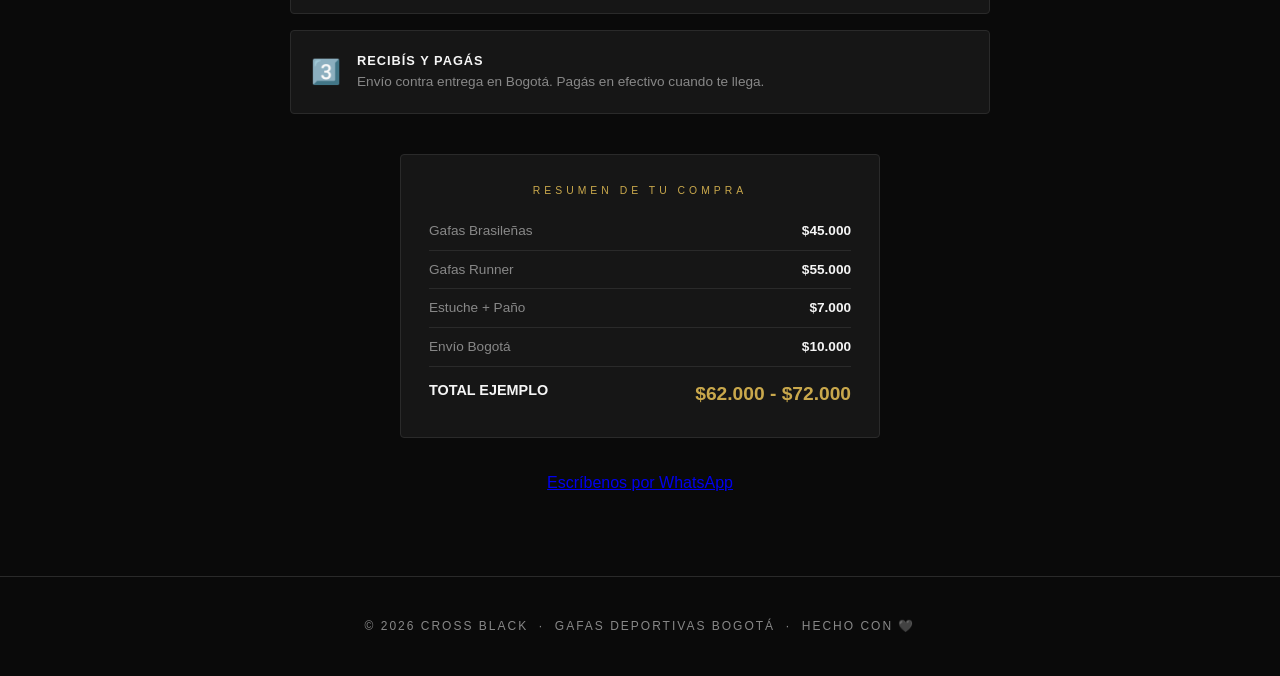
<file: index_final.html>
<!DOCTYPE html>
<html lang="es">
<head>
<!-- Meta Pixel Code -->
<script>
!function(f,b,e,v,n,t,s)
{if(f.fbq)return;n=f.fbq=function(){n.callMethod?
n.callMethod.apply(n,arguments):n.queue.push(arguments)};
if(!f._fbq)f._fbq=n;n.push=n;n.loaded=!0;n.version='2.0';
n.queue=[];t=b.createElement(e);t.async=!0;
t.src=v;s=b.getElementsByTagName(e)[0];
s.parentNode.insertBefore(t,s)}(window, document,'script',
'https://connect.facebook.net/en_US/fbevents.js');
fbq('init', '1048415184779971');
fbq('track', 'PageView');
</script>
<noscript><img height="1" width="1" style="display:none"
src="https://www.facebook.com/tr?id=1048415184779971&ev=PageView&noscript=1"
/></noscript>
<!-- End Meta Pixel Code -->

<meta charset="UTF-8">
<meta name="viewport" content="width=device-width, initial-scale=1.0">
<title>Cross Black — Gafas Deportivas Bogotá</title>
<style>
:root {
  --black: #0a0a0a;
  --black2: #111111;
  --card: #161616;
  --border: #2a2a2a;
  --gold: #c9a84c;
  --gold2: #e8c96a;
  --white: #f5f5f5;
  --gray: #888;
  --green: #22c55e;
}

*, *::before, *::after {
  margin: 0; padding: 0; box-sizing: border-box;
}

html { scroll-behavior: smooth; }

body {
  background: var(--black);
  color: var(--white);
  font-family: 'Arial Narrow', Arial, sans-serif;
  line-height: 1.6;
  overflow-x: hidden;
}

/* ── NAVBAR ── */
.navbar {
  display: flex;
  justify-content: space-between;
  align-items: center;
  padding: 0 48px;
  height: 68px;
  position: sticky;
  top: 0;
  z-index: 1000;
  background: rgba(10,10,10,.85);
  backdrop-filter: blur(18px);
  border-bottom: 1px solid var(--border);
}

.logo {
  font-size: .8rem;
  font-weight: 900;
  letter-spacing: 6px;
  text-transform: uppercase;
  color: var(--white);
}
.logo span { color: var(--gold); }

.nav-links {
  display: flex;
  gap: 32px;
  list-style: none;
}
.nav-links a {
  text-decoration: none;
  color: var(--gray);
  font-size: .75rem;
  letter-spacing: 2px;
  text-transform: uppercase;
  transition: color .2s;
}
.nav-links a:hover { color: var(--gold); }

.nav-cta {
  padding: 10px 22px;
  border: 1px solid var(--gold);
  color: var(--gold) !important;
  border-radius: 2px;
  font-size: .7rem !important;
  letter-spacing: 2px;
  text-transform: uppercase;
  text-decoration: none;
  transition: background .2s, color .2s !important;
}
.nav-cta:hover { background: var(--gold) !important; color: var(--black) !important; }

.nav-toggle {
  display: none;
  flex-direction: column;
  justify-content: center;
  gap: 5px;
  width: 38px;
  height: 38px;
  background: transparent;
  border: 1px solid var(--border);
  border-radius: 2px;
  cursor: pointer;
  padding: 0;
}
.nav-toggle span {
  display: block;
  width: 18px;
  height: 2px;
  margin: 0 auto;
  background: var(--gold);
  transition: transform .25s ease, opacity .25s ease;
}
.nav-toggle.open span:nth-child(1) { transform: translateY(7px) rotate(45deg); }
.nav-toggle.open span:nth-child(2) { opacity: 0; }
.nav-toggle.open span:nth-child(3) { transform: translateY(-7px) rotate(-45deg); }

/* ── HERO ── */
.hero {
  min-height: 92vh;
  display: flex;
  flex-direction: column;
  align-items: center;
  justify-content: center;
  text-align: center;
  padding: 80px 24px 60px;
  position: relative;
  overflow: hidden;
}

.hero::before {
  content: '';
  position: absolute;
  inset: 0;
  background: radial-gradient(ellipse 70% 50% at 50% 60%, rgba(201,168,76,.07) 0%, transparent 70%);
  pointer-events: none;
}

.hero-eyebrow {
  font-size: .68rem;
  letter-spacing: 5px;
  text-transform: uppercase;
  color: var(--gold);
  margin-bottom: 20px;
}

.hero h1 {
  font-size: clamp(3.5rem, 10vw, 7rem);
  font-weight: 900;
  letter-spacing: 6px;
  text-transform: uppercase;
  line-height: .95;
  margin-bottom: 12px;
}

.hero h1 em {
  font-style: normal;
  color: transparent;
  -webkit-text-stroke: 1.5px var(--gold);
}

.hero-sub {
  font-size: 1rem;
  color: var(--gray);
  max-width: 560px;
  margin: 0 auto 40px;
  letter-spacing: 1px;
}

.hero-image-wrap {
  width: 100%;
  max-width: 720px;
  margin: 0 auto 40px;
  position: relative;
}

.hero-image-wrap img {
  width: 100%;
  border-radius: 4px;
  display: block;
  box-shadow: 0 40px 80px rgba(0,0,0,.6), 0 0 0 1px var(--border);
  transition: transform .6s ease;
}
.hero-image-wrap:hover img { transform: scale(1.015); }

.hero-badges {
  display: flex;
  justify-content: center;
  gap: 24px;
  flex-wrap: wrap;
  margin-bottom: 32px;
}

.hero-badge {
  display: flex;
  align-items: center;
  gap: 8px;
  font-size: .75rem;
  letter-spacing: 1px;
  color: var(--gray);
}
.hero-badge span { font-size: 1.2rem; }

/* ── TIMER ── */
.offer-banner {
  background: var(--gold);
  color: var(--black);
  text-align: center;
  padding: 10px 20px;
  font-size: .75rem;
  font-weight: 900;
  letter-spacing: 3px;
  text-transform: uppercase;
}

.timer-section {
  background: var(--card);
  border-top: 1px solid var(--border);
  border-bottom: 1px solid var(--border);
  padding: 32px 24px;
  text-align: center;
}

.timer-label {
  font-size: .7rem;
  letter-spacing: 4px;
  text-transform: uppercase;
  color: var(--gold);
  margin-bottom: 16px;
}

.timer {
  display: flex;
  justify-content: center;
  gap: 20px;
}

.timer-unit {
  display: flex;
  flex-direction: column;
  align-items: center;
  gap: 4px;
}

.timer-num {
  font-size: 2.8rem;
  font-weight: 900;
  line-height: 1;
  min-width: 70px;
  text-align: center;
  background: var(--black);
  border: 1px solid var(--border);
  border-radius: 4px;
  padding: 8px 12px;
}

.timer-lbl {
  font-size: .6rem;
  letter-spacing: 2px;
  text-transform: uppercase;
  color: var(--gray);
}

.timer-sep {
  font-size: 2.4rem;
  font-weight: 900;
  line-height: 1;
  padding-top: 8px;
  color: var(--gold);
}

/* ── CATALOG ── */
.section {
  max-width: 1200px;
  margin: 0 auto;
  padding: 80px 24px;
}

.section-head {
  text-align: center;
  margin-bottom: 50px;
}

.section-head h2 {
  font-size: clamp(1.8rem, 4vw, 2.8rem);
  font-weight: 900;
  letter-spacing: 4px;
  text-transform: uppercase;
}

.section-head p {
  color: var(--gray);
  margin-top: 10px;
  font-size: .9rem;
  letter-spacing: 1px;
}

.section-head .eyebrow {
  font-size: .65rem;
  letter-spacing: 5px;
  text-transform: uppercase;
  color: var(--gold);
  margin-bottom: 10px;
}

.model-selector {
  display: flex;
  justify-content: center;
  gap: 10px;
  margin-bottom: 40px;
  flex-wrap: wrap;
}

.model-tab {
  padding: 8px 22px;
  border: 1px solid var(--border);
  background: transparent;
  color: var(--gray);
  font-size: .7rem;
  letter-spacing: 2px;
  text-transform: uppercase;
  cursor: pointer;
  border-radius: 2px;
  transition: all .2s;
}

.model-tab.active,
.model-tab:hover {
  border-color: var(--gold);
  color: var(--gold);
  background: rgba(201,168,76,.06);
}

.catalog-grid {
  display: grid;
  grid-template-columns: repeat(auto-fit, minmax(320px, 1fr));
  gap: 24px;
}

.product-card {
  background: var(--card);
  border: 1px solid var(--border);
  border-radius: 4px;
  overflow: hidden;
  transition: transform .3s, border-color .3s;
  display: none;
}

.product-card.visible {
  display: block;
}

.product-card:hover {
  transform: translateY(-6px);
  border-color: var(--gold);
}

.product-card img {
  width: 100%;
  height: 320px;
  object-fit: cover;
  display: block;
  transition: transform .5s;
}
.product-card:hover img { transform: scale(1.04); }

.product-info {
  padding: 22px;
}

.product-name {
  font-size: .9rem;
  font-weight: 700;
  letter-spacing: 2px;
  text-transform: uppercase;
  margin-bottom: 12px;
}

.product-prices {
  display: flex;
  align-items: baseline;
  gap: 12px;
  margin-bottom: 8px;
}

.price-old {
  font-size: .85rem;
  color: var(--gray);
  text-decoration: line-through;
}

.price-new {
  font-size: 1.8rem;
  font-weight: 900;
  color: var(--gold);
}

.stock-bar-wrap {
  margin: 14px 0;
}

.stock-text {
  font-size: .68rem;
  letter-spacing: 2px;
  text-transform: uppercase;
  color: var(--green);
  margin-bottom: 6px;
}

.stock-bar {
  height: 3px;
  background: var(--border);
  border-radius: 2px;
  overflow: hidden;
}

.stock-fill {
  height: 100%;
  background: var(--green);
  border-radius: 2px;
  transition: width 1s ease;
}

.buy-btn {
  display: block;
  margin-top: 18px;
  padding: 14px;
  background: var(--gold);
  color: var(--black);
  text-align: center;
  text-decoration: none;
  font-size: .72rem;
  font-weight: 900;
  letter-spacing: 3px;
  text-transform: uppercase;
  border-radius: 2px;
  transition: background .2s, transform .2s;
}
.buy-btn:hover {
  background: var(--gold2);
  transform: translateY(-2px);
}

.combo-box {
  margin: 12px 0;
  padding: 10px 12px;
  background: rgba(201,168,76,.05);
  border: 1px solid rgba(201,168,76,.2);
  border-radius: 3px;
}
.combo-box .combo-title {
  display: flex;
  justify-content: space-between;
  align-items: center;
  margin-bottom: 4px;
}
.combo-box .combo-title span {
  font-size: .65rem;
  letter-spacing: 1px;
  text-transform: uppercase;
  font-weight: 700;
}
.combo-box .combo-title .combo-price {
  font-size: .82rem;
  font-weight: 900;
  color: var(--gold);
}
.combo-box p {
  font-size: .65rem;
  color: var(--green);
  font-weight: 700;
  letter-spacing: .5px;
  text-transform: uppercase;
}

/* ── FEATURES ── */
.features-grid {
  display: grid;
  grid-template-columns: repeat(auto-fit, minmax(220px, 1fr));
  gap: 20px;
}

.feature-card {
  padding: 28px 22px;
  border: 1px solid var(--border);
  border-radius: 4px;
  background: var(--card);
  transition: border-color .2s, transform .2s;
}

.feature-card:hover {
  border-color: var(--gold);
  transform: translateY(-4px);
}

.feature-icon {
  font-size: 1.6rem;
  margin-bottom: 14px;
}

.feature-card h3 {
  font-size: .8rem;
  font-weight: 700;
  letter-spacing: 2px;
  text-transform: uppercase;
  margin-bottom: 8px;
  color: var(--gold);
}

.feature-card p {
  font-size: .85rem;
  color: var(--gray);
  line-height: 1.7;
}

/* ── FOOTER ── */
footer {
  border-top: 1px solid var(--border);
  padding: 40px 24px;
  text-align: center;
  color: var(--gray);
  font-size: .75rem;
  letter-spacing: 2px;
  text-transform: uppercase;
}

/* ── FLOAT BTN ── */
.floating-wa {
  position: fixed;
  bottom: 28px; right: 28px;
  width: 58px; height: 58px;
  background: #25D366;
  color: white;
  font-size: 26px;
  border-radius: 50%;
  display: flex; align-items: center; justify-content: center;
  text-decoration: none;
  box-shadow: 0 8px 30px rgba(37,211,102,.4);
  z-index: 999;
  transition: transform .2s;
}
.floating-wa:hover { transform: scale(1.1); }

/* ── DIVIDER ── */
.divider {
  max-width: 1200px;
  margin: 0 auto;
  border: none;
  border-top: 1px solid var(--border);
}

/* ── MOBILE ── */
@media (max-width: 768px) {
  .navbar { padding: 0 20px; }
  .nav-toggle { display: flex; }
  .nav-links {
    display: flex;
    position: absolute;
    top: 68px;
    left: 0;
    right: 0;
    flex-direction: column;
    gap: 0;
    background: rgba(10,10,10,.97);
    backdrop-filter: blur(18px);
    border-bottom: 1px solid var(--border);
    max-height: 0;
    overflow: hidden;
    opacity: 0;
    transition: max-height .3s ease, opacity .25s ease;
  }
  .nav-links.open {
    max-height: 400px;
    opacity: 1;
  }
  .nav-links li { width: 100%; }
  .nav-links a {
    display: block;
    padding: 16px 24px;
    border-bottom: 1px solid var(--border);
  }
  .timer-num { font-size: 2rem; min-width: 52px; }
  .hero-badges { gap: 12px; }
  .catalog-grid { grid-template-columns: 1fr; }
}
</style>
</head>
<body>

<!-- OFFER BANNER -->
<div class="offer-banner">
  🚴 ENVÍO CONTRA ENTREGA BOGOTÁ — $10.000 APARTE — ESCRÍBENOS POR WHATSAPP
</div>

<!-- NAVBAR -->
<nav class="navbar">
  <div class="logo">CROSS <span>BLACK</span></div>
  <ul class="nav-links" id="navLinks">
    <li><a href="#deportivas">Deportivas</a></li>
    <li><a href="#caracteristicas">Características</a></li>
    <li><a href="#envio">Envío</a></li>
  </ul>
  <a href="https://wa.me/573244903829?text=Hola,%20vi%20el%20anuncio%20de%20las%20gafas%20deportivas" class="nav-cta" onclick="fbq('track', 'Contact');">Comprar</a>
  <button class="nav-toggle" id="navToggle" aria-label="Abrir menú">
    <span></span><span></span><span></span>
  </button>
</nav>

<!-- FLOAT WA -->
<a href="https://wa.me/573244903829?text=Hola,%20vi%20el%20anuncio%20de%20las%20gafas%20deportivas" class="floating-wa" onclick="fbq('track', 'Contact');">💬</a>

<!-- HERO — DEPORTIVAS -->
<section class="hero">
  <p class="hero-eyebrow">Gafas Deportivas — Bogotá, Colombia</p>
  <h1>GAFAS<br><em>DEPORTIVAS</em></h1>
  <p class="hero-sub">Que no se caen ni con el sudor. UV400, montura ligera y resistente. Para ciclismo, gym y running.</p>

  <div class="hero-badges">
    <div class="hero-badge"><span>☀️</span> UV400 Protección 100%</div>
    <div class="hero-badge"><span>💪</span> Montura resistente</div>
    <div class="hero-badge"><span>🚴</span> Ciclismo, gym, running</div>
  </div>

  <div class="price-block" style="max-width:520px; margin:0 auto 40px; background:var(--card); border:1px solid var(--border); border-radius:4px; padding:32px; text-align:center;">
    <p style="font-size:.65rem; letter-spacing:4px; text-transform:uppercase; color:var(--gold); margin-bottom:16px;">🔥 Precios deportivos</p>

    <div style="display:flex; justify-content:center; gap:40px; flex-wrap:wrap; margin-bottom:20px;">
      <div>
        <p style="font-size:.7rem; color:var(--gray); letter-spacing:2px; text-transform:uppercase;">Brasileñas</p>
        <p style="font-size:2.4rem; font-weight:900; color:var(--gold); line-height:1;">$45.000</p>
      </div>
      <div>
        <p style="font-size:.7rem; color:var(--gray); letter-spacing:2px; text-transform:uppercase;">Runner</p>
        <p style="font-size:2.4rem; font-weight:900; color:var(--gold); line-height:1;">$55.000</p>
      </div>
    </div>

    <div style="background:rgba(201,168,76,.06); border:1px solid rgba(201,168,76,.2); border-radius:4px; padding:14px 16px; margin-bottom:20px;">
      <div style="display:flex; justify-content:space-between; align-items:center; margin-bottom:4px;">
        <span style="font-size:.75rem; font-weight:700; letter-spacing:1px; text-transform:uppercase;">🧳 Estuche rígido + Paño</span>
        <span style="font-size:1rem; font-weight:900; color:var(--gold);">+$7.000</span>
      </div>
      <p style="font-size:.7rem; color:var(--gray); line-height:1.5;">Protege tus gafas con estilo.</p>
    </div>

    <p style="font-size:.7rem; color:var(--gray); letter-spacing:1px; margin-bottom:16px;">🛵 Envío contra entrega Bogotá: <strong style="color:var(--white);">$10.000 aparte</strong></p>

    <a href="https://wa.me/573244903829?text=Hola,%20vi%20el%20anuncio%20de%20las%20gafas%20deportivas" class="hero-cta" onclick="fbq('track', 'Contact');">Escríbenos por WhatsApp</a>
  </div>
</section>

<!-- TIMER -->
<div class="timer-section">
  <p class="timer-label">Stock limitado — Oferta termina en</p>
  <div class="timer">
    <div class="timer-unit">
      <div class="timer-num" id="t-h">00</div>
      <span class="timer-lbl">Horas</span>
    </div>
    <span class="timer-sep">:</span>
    <div class="timer-unit">
      <div class="timer-num" id="t-m">00</div>
      <span class="timer-lbl">Min</span>
    </div>
    <span class="timer-sep">:</span>
    <div class="timer-unit">
      <div class="timer-num" id="t-s">00</div>
      <span class="timer-lbl">Seg</span>
    </div>
  </div>
</div>

<!-- DEPORTIVAS — CATÁLOGO PRINCIPAL -->
<section class="section" id="deportivas">
  <div class="section-head">
    <p class="eyebrow">Línea Deportiva</p>
    <h2>Elige tu modelo</h2>
    <p>Stock real. Envío contra entrega en Bogotá.</p>
  </div>

  <div class="catalog-grid">

    <!-- BRASILEÑAS -->
    <div class="product-card visible" data-model="brasileña">
      <img src="dep%203.png" alt="Gafas Deportivas Brasileñas">
      <div class="product-info">
        <div class="product-name">Gafas Deportivas Brasileñas</div>
        <div class="product-prices">
          <span class="price-new">$45.000 COP</span>
        </div>
        <div class="stock-bar-wrap">
          <p class="stock-text" id="stock-brasileña">🔥 Solo quedan 4 unidades</p>
          <div class="stock-bar"><div class="stock-fill" style="width:27%"></div></div>
        </div>

        <div class="combo-box">
          <div class="combo-title">
            <span>🧳 Estuche + Paño</span>
            <span class="combo-price">+$7.000</span>
          </div>
        </div>

        <p style="font-size:.7rem; color:var(--gray); margin:8px 0;">🛵 Envío contra entrega: $10.000 aparte</p>

        <a class="buy-btn" href="https://wa.me/573244903829?text=Hola,%20quiero%20comprar%20las%20Gafas%20Brasileñas" onclick="fbq('track', 'Contact');">
          Comprar por WhatsApp
        </a>
      </div>
    </div>

    <!-- RUNNER -->
    <div class="product-card visible" data-model="runner">
      <img src="dep4.png" alt="Gafas Deportivas Runner">
      <div class="product-info">
        <div class="product-name">Gafas Deportivas Runner</div>
        <div class="product-prices">
          <span class="price-new">$55.000 COP</span>
        </div>
        <div class="stock-bar-wrap">
          <p class="stock-text" id="stock-runner">⚡ Últimas 2 disponibles</p>
          <div class="stock-bar"><div class="stock-fill" style="width:13%"></div></div>
        </div>

        <div class="combo-box">
          <div class="combo-title">
            <span>🧳 Estuche + Paño</span>
            <span class="combo-price">+$7.000</span>
          </div>
        </div>

        <p style="font-size:.7rem; color:var(--gray); margin:8px 0;">🛵 Envío contra entrega: $10.000 aparte</p>

        <a class="buy-btn" href="https://wa.me/573244903829?text=Hola,%20quiero%20comprar%20las%20Gafas%20Runner" onclick="fbq('track', 'Contact');">
          Comprar por WhatsApp
        </a>
      </div>
    </div>

    <!-- COMBO 2X1 BRASILEÑAS -->
    <div class="product-card visible" data-model="combo">
      <img src="dep%203.png" alt="Combo 2x1 Brasileñas">
      <div class="product-info">
        <div class="product-name">Combo 2x1 Brasileñas</div>
        <div class="product-prices">
          <span class="price-old">$90.000 COP</span>
          <span class="price-new">$80.000</span>
        </div>
        <div class="stock-bar-wrap">
          <p class="stock-text" id="stock-combo">🔥 Oferta limitada</p>
          <div class="stock-bar"><div class="stock-fill" style="width:50%"></div></div>
        </div>

        <div class="combo-box">
          <div class="combo-title">
            <span>🧳 Incluye 2 estuches + Paños</span>
            <span class="combo-price">+$14.000</span>
          </div>
          <p>🚚 ¡Lleva el combo y ahorra $10.000!</p>
        </div>

        <p style="font-size:.7rem; color:var(--gray); margin:8px 0;">🛵 Envío contra entrega: $10.000 aparte</p>

        <a class="buy-btn" href="https://wa.me/573244903829?text=Hola,%20quiero%20el%20combo%202x1%20Brasileñas" onclick="fbq('track', 'Contact');">
          Comprar por WhatsApp
        </a>
      </div>
    </div>

  </div>
</section>

<hr class="divider">

<!-- CARACTERÍSTICAS -->
<section class="section" id="caracteristicas">
  <div class="section-head">
    <p class="eyebrow">Por qué elegirlas</p>
    <h2>Hechas para el movimiento</h2>
  </div>
  <div class="features-grid">
    <div class="feature-card">
      <div class="feature-icon">☀️</div>
      <h3>Lentes UV400</h3>
      <p>Protección 100% contra rayos UVA y UVB. Cuida tu vista mientras entrenas.</p>
    </div>
    <div class="feature-card">
      <div class="feature-icon">💪</div>
      <h3>Montura Resistente</h3>
      <p>Material ligero que aguanta golpes, sudor y movimiento intenso. No se caen.</p>
    </div>
    <div class="feature-card">
      <div class="feature-icon">🚴</div>
      <h3>Multi-deporte</h3>
      <p>Ideales para ciclismo, gym, running, crossfit y cualquier actividad física.</p>
    </div>
    <div class="feature-card">
      <div class="feature-icon">🛵</div>
      <h3>Envío Contra Entrega</h3>
      <p>Bogotá y alrededores. Pagas cuando recibes. Sin riesgo.</p>
    </div>
  </div>
</section>

<hr class="divider">

<!-- ENVÍO -->
<section class="section" id="envio">
  <div class="section-head">
    <p class="eyebrow">Cómo comprar</p>
    <h2>Envío contra entrega</h2>
    <p>Pagás cuando recibís. Sin prepago, sin riesgo.</p>
  </div>

  <div style="max-width:700px; margin:0 auto; display:grid; gap:16px;">
    <div style="background:var(--card); border:1px solid var(--border); border-radius:4px; padding:20px; display:flex; align-items:center; gap:16px;">
      <span style="font-size:1.5rem;">1️⃣</span>
      <div>
        <p style="font-weight:700; letter-spacing:1px; text-transform:uppercase; font-size:.8rem;">Escríbenos por WhatsApp</p>
        <p style="font-size:.85rem; color:var(--gray);">Decinos qué modelo querés. Te respondemos al toque.</p>
      </div>
    </div>
    <div style="background:var(--card); border:1px solid var(--border); border-radius:4px; padding:20px; display:flex; align-items:center; gap:16px;">
      <span style="font-size:1.5rem;">2️⃣</span>
      <div>
        <p style="font-weight:700; letter-spacing:1px; text-transform:uppercase; font-size:.8rem;">Confirmamos tu pedido</p>
        <p style="font-size:.85rem; color:var(--gray);">Te confirmamos stock, dirección y total a pagar.</p>
      </div>
    </div>
    <div style="background:var(--card); border:1px solid var(--border); border-radius:4px; padding:20px; display:flex; align-items:center; gap:16px;">
      <span style="font-size:1.5rem;">3️⃣</span>
      <div>
        <p style="font-weight:700; letter-spacing:1px; text-transform:uppercase; font-size:.8rem;">Recibís y pagás</p>
        <p style="font-size:.85rem; color:var(--gray);">Envío contra entrega en Bogotá. Pagás en efectivo cuando te llega.</p>
      </div>
    </div>
  </div>

  <div style="max-width:480px; margin:40px auto 0; background:var(--card); border:1px solid var(--border); border-radius:4px; padding:28px; text-align:center;">
    <p style="font-size:.65rem; letter-spacing:4px; text-transform:uppercase; color:var(--gold); margin-bottom:12px;">Resumen de tu compra</p>
    <div style="display:flex; justify-content:space-between; padding:8px 0; border-bottom:1px solid var(--border);">
      <span style="font-size:.85rem; color:var(--gray);">Gafas Brasileñas</span>
      <span style="font-size:.85rem; font-weight:700;">$45.000</span>
    </div>
    <div style="display:flex; justify-content:space-between; padding:8px 0; border-bottom:1px solid var(--border);">
      <span style="font-size:.85rem; color:var(--gray);">Gafas Runner</span>
      <span style="font-size:.85rem; font-weight:700;">$55.000</span>
    </div>
    <div style="display:flex; justify-content:space-between; padding:8px 0; border-bottom:1px solid var(--border);">
      <span style="font-size:.85rem; color:var(--gray);">Estuche + Paño</span>
      <span style="font-size:.85rem; font-weight:700;">$7.000</span>
    </div>
    <div style="display:flex; justify-content:space-between; padding:8px 0; border-bottom:1px solid var(--border);">
      <span style="font-size:.85rem; color:var(--gray);">Envío Bogotá</span>
      <span style="font-size:.85rem; font-weight:700;">$10.000</span>
    </div>
    <div style="display:flex; justify-content:space-between; padding:12px 0 0;">
      <span style="font-size:.9rem; font-weight:900; text-transform:uppercase;">Total ejemplo</span>
      <span style="font-size:1.2rem; font-weight:900; color:var(--gold);">$62.000 - $72.000</span>
    </div>
  </div>

  <div style="text-align:center; margin-top:32px;">
    <a href="https://wa.me/573244903829?text=Hola,%20vi%20el%20anuncio%20de%20las%20gafas%20deportivas" class="hero-cta" onclick="fbq('track', 'Contact');">Escríbenos por WhatsApp</a>
  </div>
</section>

<footer>
  <p>© 2026 Cross Black &nbsp;·&nbsp; Gafas Deportivas Bogotá &nbsp;·&nbsp; Hecho con 🖤</p>
</footer>

<script>
// ── TIMER (24h countdown, resets daily) ──
(function() {
  const KEY = 'cb_timer_end';
  let end = localStorage.getItem(KEY);
  if (!end || Date.now() > +end) {
    end = Date.now() + 24 * 60 * 60 * 1000;
    localStorage.setItem(KEY, end);
  }
  function update() {
    const diff = Math.max(0, end - Date.now());
    const h = Math.floor(diff / 3600000);
    const m = Math.floor((diff % 3600000) / 60000);
    const s = Math.floor((diff % 60000) / 1000);
    document.getElementById('t-h').textContent = String(h).padStart(2,'0');
    document.getElementById('t-m').textContent = String(m).padStart(2,'0');
    document.getElementById('t-s').textContent = String(s).padStart(2,'0');
  }
  update();
  setInterval(update, 1000);
})();

// ── MOBILE NAV TOGGLE ──
(function() {
  const toggle = document.getElementById('navToggle');
  const links = document.getElementById('navLinks');
  toggle.addEventListener('click', () => {
    toggle.classList.toggle('open');
    links.classList.toggle('open');
  });
  links.querySelectorAll('a').forEach(a => {
    a.addEventListener('click', () => {
      toggle.classList.remove('open');
      links.classList.remove('open');
    });
  });
})();
</script>
</body>
</html>
</file>
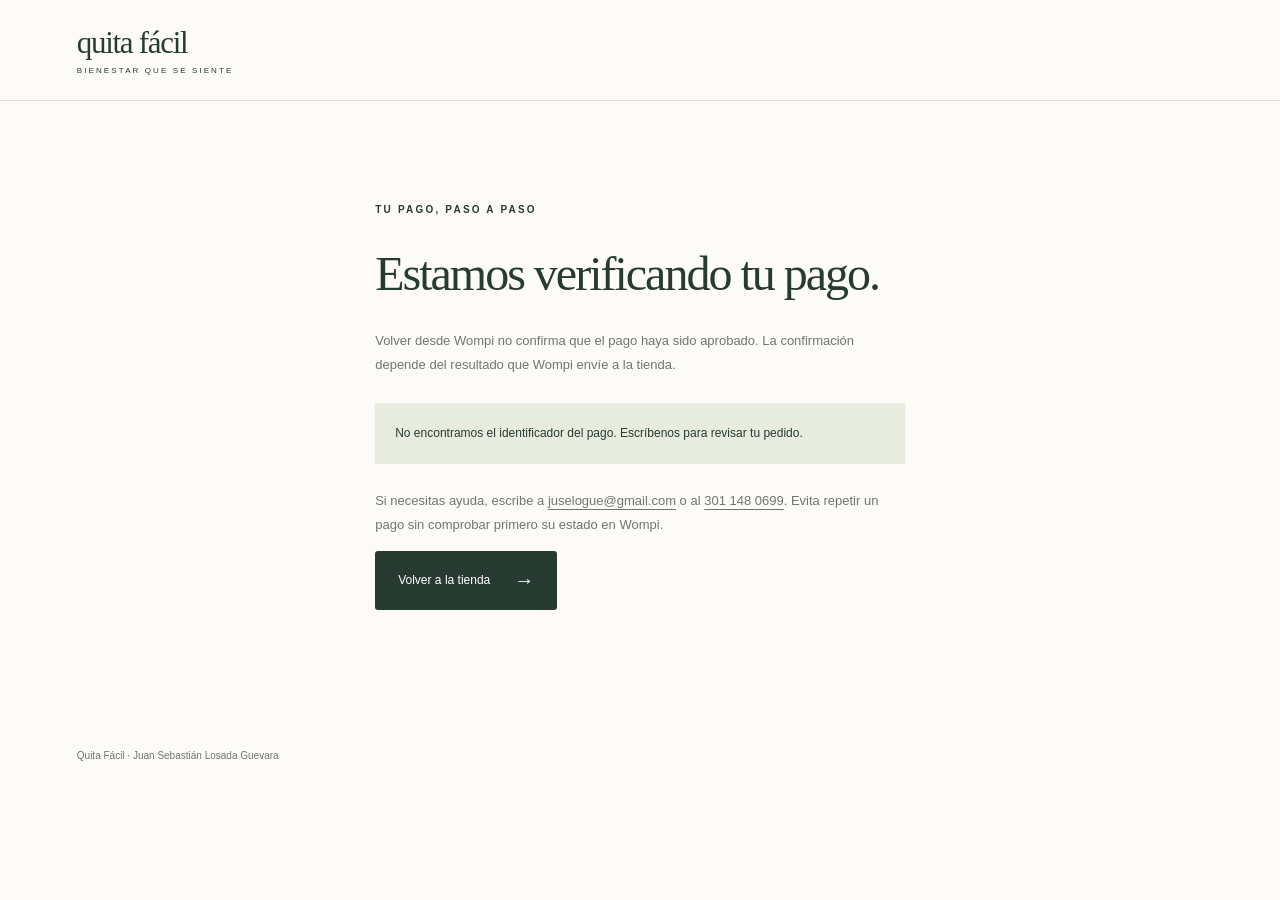
<file: pago.html>
<!doctype html>
<html lang="es-CO">
<head>
  <meta charset="utf-8">
  <meta name="viewport" content="width=device-width,initial-scale=1">
  <meta name="robots" content="noindex">
  <meta name="referrer" content="no-referrer">
  <title>Revisión de pago | Quita Fácil</title>
  <link rel="stylesheet" href="styles.css">
</head>
<body>
  <header><a class="brand" href="./">quita fácil<span>BIENESTAR QUE SE SIENTE</span></a></header>
  <main class="section" style="max-width:760px;margin:auto;min-height:65vh">
    <p class="eyebrow">TU PAGO, PASO A PASO</p>
    <h1 id="payment-title" style="font-size:48px">Estamos verificando tu pago.</h1>
    <p class="muted" id="payment-message">Volver desde Wompi no confirma que el pago haya sido aprobado. La confirmación depende del resultado que Wompi envíe a la tienda.</p>
    <div class="notice" id="payment-notice">Consultando la confirmación de Wompi…</div><p id="payment-reference"></p><button class="button outline" id="refresh-payment" type="button">Consultar de nuevo</button>
    <p class="muted">Si necesitas ayuda, escribe a <a class="inline-link" href="mailto:juselogue@gmail.com">juselogue@gmail.com</a> o al <a class="inline-link" href="https://wa.me/573011480699">301 148 0699</a>. Evita repetir un pago sin comprobar primero su estado en Wompi.</p>
    <a class="button dark" href="./">Volver a la tienda <span>→</span></a>
  </main>
  <footer><p>Quita Fácil · Juan Sebastián Losada Guevara</p></footer>
<script src="pago.js?v=live-1" type="module"></script>
</body>
</html>
</file>
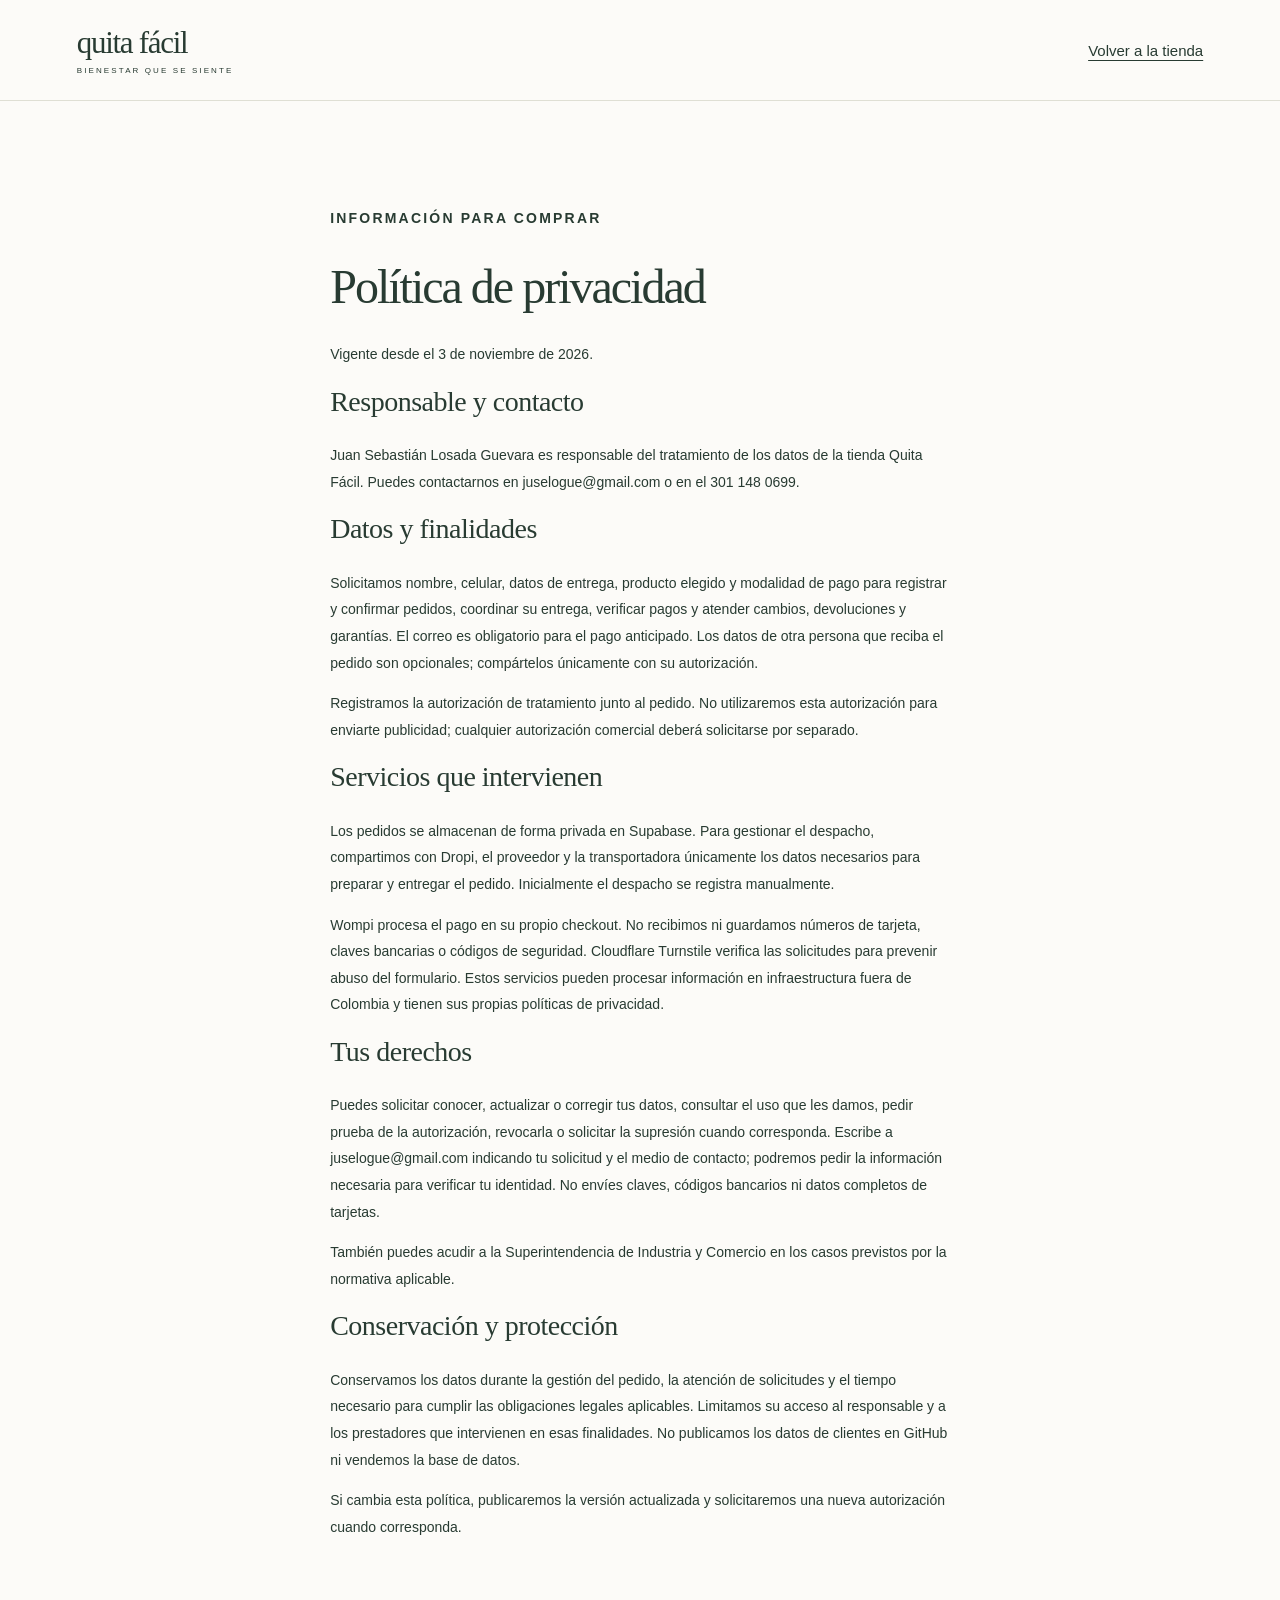
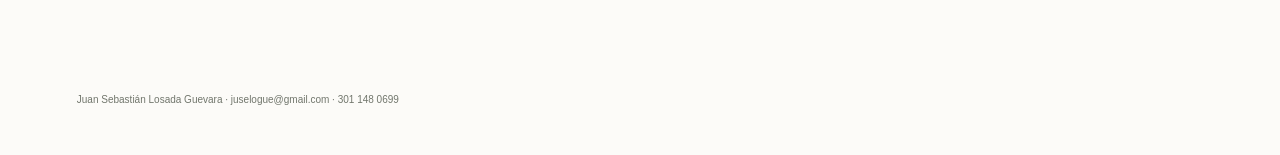
<file: privacidad.html>
<!doctype html><html lang="es-CO"><head><meta charset="utf-8"><meta name="viewport" content="width=device-width,initial-scale=1"><title>Política de privacidad | Quita Fácil</title><link rel="stylesheet" href="styles.css"></head><body><header><a class="brand" href="./">quita fácil<span>BIENESTAR QUE SE SIENTE</span></a><a class="inline-link" href="./">Volver a la tienda</a></header><main class="section policy"><p class="eyebrow">INFORMACIÓN PARA COMPRAR</p><h1>Política de privacidad</h1><p>Vigente desde el 3 de noviembre de 2026.</p><h2>Responsable y contacto</h2><p>Juan Sebastián Losada Guevara es responsable del tratamiento de los datos de la tienda Quita Fácil. Puedes contactarnos en juselogue@gmail.com o en el 301 148 0699.</p><h2>Datos y finalidades</h2><p>Solicitamos nombre, celular, datos de entrega, producto elegido y modalidad de pago para registrar y confirmar pedidos, coordinar su entrega, verificar pagos y atender cambios, devoluciones y garantías. El correo es obligatorio para el pago anticipado. Los datos de otra persona que reciba el pedido son opcionales; compártelos únicamente con su autorización.</p><p>Registramos la autorización de tratamiento junto al pedido. No utilizaremos esta autorización para enviarte publicidad; cualquier autorización comercial deberá solicitarse por separado.</p><h2>Servicios que intervienen</h2><p>Los pedidos se almacenan de forma privada en Supabase. Para gestionar el despacho, compartimos con Dropi, el proveedor y la transportadora únicamente los datos necesarios para preparar y entregar el pedido. Inicialmente el despacho se registra manualmente.</p><p>Wompi procesa el pago en su propio checkout. No recibimos ni guardamos números de tarjeta, claves bancarias o códigos de seguridad. Cloudflare Turnstile verifica las solicitudes para prevenir abuso del formulario. Estos servicios pueden procesar información en infraestructura fuera de Colombia y tienen sus propias políticas de privacidad.</p><h2>Tus derechos</h2><p>Puedes solicitar conocer, actualizar o corregir tus datos, consultar el uso que les damos, pedir prueba de la autorización, revocarla o solicitar la supresión cuando corresponda. Escribe a juselogue@gmail.com indicando tu solicitud y el medio de contacto; podremos pedir la información necesaria para verificar tu identidad. No envíes claves, códigos bancarios ni datos completos de tarjetas.</p><p>También puedes acudir a la Superintendencia de Industria y Comercio en los casos previstos por la normativa aplicable.</p><h2>Conservación y protección</h2><p>Conservamos los datos durante la gestión del pedido, la atención de solicitudes y el tiempo necesario para cumplir las obligaciones legales aplicables. Limitamos su acceso al responsable y a los prestadores que intervienen en esas finalidades. No publicamos los datos de clientes en GitHub ni vendemos la base de datos.</p><p>Si cambia esta política, publicaremos la versión actualizada y solicitaremos una nueva autorización cuando corresponda.</p></main><footer><p>Juan Sebastián Losada Guevara · <a href="mailto:juselogue@gmail.com">juselogue@gmail.com</a> · <a href="https://wa.me/573011480699">301 148 0699</a></p></footer></body></html>
</file>
<file: styles.css>
:root{--paper:#fcfbf8;--ink:#283b32;--muted:#71766c;--line:#dfdfd4;--sage:#e8ecdf;--cream:#f0e8dd}*{box-sizing:border-box}html{scroll-behavior:smooth;scroll-padding-top:100px}body{margin:0;background:var(--paper);color:var(--ink);font:15px 'DM Sans',Arial,sans-serif}button,input,select,textarea{font:inherit}button,a,input,select,textarea{-webkit-tap-highlight-color:transparent}button,a{touch-action:manipulation}a{color:inherit;text-decoration:none}button{cursor:pointer}a:focus-visible,button:focus-visible,input:focus-visible,select:focus-visible,textarea:focus-visible,summary:focus-visible{outline:3px solid #a27c52;outline-offset:4px}.announcement{background:var(--ink);color:#fff;text-align:center;padding:11px;font-size:11px;letter-spacing:1.4px}header{display:flex;align-items:center;justify-content:space-between;padding:25px 6%;border-bottom:1px solid var(--line);gap:20px}.brand{font-family:'Playfair Display',Georgia,serif;font-size:31px;font-weight:500;letter-spacing:-1.3px}.brand span{display:block;font:8px 'DM Sans',Arial,sans-serif;letter-spacing:2.1px;margin-top:5px}nav{display:flex;gap:32px;font-size:12px}nav a:hover{border-bottom:1px solid}.bag{border:0;background:none;font-size:12px;color:var(--ink)}.bag span{display:inline-grid;place-items:center;background:var(--sage);width:23px;height:23px;border-radius:50%;margin-left:8px}.hero{display:grid;grid-template-columns:1fr 1fr;min-height:650px}.hero-copy{padding:85px 10% 45px 12%}.eyebrow{font-size:10px;letter-spacing:2.2px;font-weight:600;line-height:1.8}.eyebrow>span{display:inline-block;background:#758068;width:6px;height:6px;border-radius:50%;margin-right:8px}h1,h2,.purchase-card>h3{font-family:'Playfair Display',Georgia,serif;font-weight:400;letter-spacing:-2px;line-height:1.12}h1{font-size:clamp(52px,5.6vw,83px);margin:28px 0}h1 em{color:#7c836c;font-weight:400}h2{font-size:45px;margin:18px 0 25px}.intro{line-height:1.9;max-width:350px;color:var(--muted);font-size:14px;margin-bottom:32px}.button{display:flex;align-items:center;justify-content:space-between;gap:24px;padding:18px 23px;border:0;border-radius:3px;font-size:12px;font-weight:500;min-height:52px;width:fit-content}.dark{background:var(--ink);color:white}.dark:hover{background:#405344}.button span{font-size:20px}.full{width:100%}.hero-notes{display:flex;gap:24px;margin-top:63px;font-size:9px;color:var(--muted)}.hero-visual{position:relative;background:radial-gradient(ellipse at center,#f6ede2,#e8ddd0);display:flex;align-items:center;justify-content:center;overflow:hidden;min-height:600px}.hero-visual>img{width:83%;max-height:615px}.visual-label{position:absolute;top:36px;left:35px;font-size:9px;letter-spacing:2px}.visual-bottom{position:absolute;bottom:58px;left:35px;right:35px;font-family:Georgia,serif;font-size:22px}.visual-bottom span{float:right;font:11px Arial,sans-serif;margin-top:7px}.hero-visual>small{position:absolute;bottom:25px;left:35px;color:#756b60;font-size:10px}.values{display:grid;grid-template-columns:repeat(3,1fr);padding:28px 6%;border-block:1px solid var(--line)}.values p{font-size:12px;margin:4px 0;position:relative;padding-left:42px}.values b{position:absolute;left:0;top:5px;font-size:26px;font-weight:400}.values span{display:block;color:var(--muted);font-size:10px;margin-top:7px}.section{padding:90px 9%}.product{display:grid;grid-template-columns:1.1fr 1fr;gap:12%}.muted{font-size:13px;color:var(--muted);line-height:1.9}.product>.muted,.product>div>.muted{max-width:360px}.detail-box{display:flex;gap:20px;border-top:1px solid var(--line);padding-top:25px;margin-top:30px}.detail-box>span{font-family:Georgia,serif;color:#959b84;font-size:23px}.detail-box h3{font-size:13px;margin:3px 0 10px}.detail-box p{font-size:12px;color:var(--muted);line-height:1.8;margin:0;max-width:330px}.purchase-card{border:1px solid var(--line);padding:32px;background:#fff;border-radius:5px}.card-top{display:flex;align-items:center;justify-content:space-between;font-size:9px;letter-spacing:1px;gap:8px}.pill{padding:6px 10px;background:var(--sage);border-radius:20px;font-size:9px;letter-spacing:0}.purchase-card>h3{font-size:34px;margin:25px 0}.price{font-size:20px}.purchase-card>label{display:block;font-size:11px;margin:18px 0 8px}select,input,textarea{width:100%;padding:13px;border:1px solid var(--line);border-radius:3px;background:#fff;color:var(--ink);min-height:45px}select:disabled{color:#777;background:#f6f6f2}.quantity-row{display:flex;align-items:center;justify-content:space-between;margin:22px 0;font-size:12px}.stepper{display:flex;align-items:center;border:1px solid var(--line);border-radius:3px}.stepper button{padding:9px 14px;background:none;border:0;color:var(--ink)}.stepper output{padding:0 12px}.micro{font-size:10px;color:var(--muted);line-height:1.7;text-align:center}.payment-brands{display:flex;gap:15px;align-items:center;justify-content:center;flex-wrap:wrap;border-top:1px solid var(--line);padding-top:20px;margin-top:20px;font-size:12px;font-weight:bold}.payment-brands small{flex-basis:100%;text-align:center;color:var(--muted);font-size:9px;font-weight:400}.steps-section{background:var(--sage);padding:70px 9%}.section-heading{text-align:center}.steps{display:grid;grid-template-columns:repeat(3,1fr);gap:60px;margin-top:45px}.steps article>span{font-family:Georgia,serif;font-style:italic;color:#8b967b;font-size:32px}.steps h3{font-size:15px;font-weight:500}.steps p{font-size:12px;color:#68705e;line-height:1.9}.faq{display:grid;grid-template-columns:1fr 1.2fr;gap:80px}details{border-bottom:1px solid var(--line);padding:20px 0}summary{list-style:none;cursor:pointer;font-size:13px;display:flex;justify-content:space-between;gap:20px}summary::-webkit-details-marker{display:none}summary:after{content:'+';font-size:18px}details[open] summary:after{content:'−'}details p{font-size:12px;color:var(--muted);line-height:1.9;padding-right:20px}.closing{text-align:center;background:var(--cream);padding:65px 20px}.closing h2{font-size:38px}.closing>a{font-size:12px;border-bottom:1px solid;padding-bottom:7px}footer{padding:40px 6%;display:flex;align-items:center;justify-content:space-between;gap:30px}footer p,footer>span{font-size:10px;color:var(--muted)}dialog{border:0;border-radius:8px;padding:32px;width:min(1000px,95vw);max-height:92dvh;background:var(--paper);color:var(--ink)}dialog::backdrop{background:#1e2b24a6;backdrop-filter:blur(4px)}body:has(dialog[open]){overflow:hidden}.dialog-head{display:flex;align-items:center;justify-content:space-between}.dialog-head button{border:0;background:var(--sage);border-radius:50%;height:34px;width:34px}dialog h2{font-size:35px;margin-bottom:12px}.checkout-layout{display:grid;grid-template-columns:1fr 250px;gap:30px;margin-top:25px}fieldset{padding:20px 0;border:0;border-top:1px solid var(--line);margin:0 0 15px}legend{font-size:13px;font-weight:600;padding-right:15px}.form-grid{display:grid;grid-template-columns:1fr 1fr;gap:17px}.form-grid label{font-size:11px;line-height:1.7}.form-grid label>span{font-weight:400;color:var(--muted);font-size:10px}.form-grid input,.form-grid select,.form-grid textarea{display:block;margin-top:6px;font-size:13px}.wide{grid-column:1/-1}.order-summary{padding:20px;background:#f0ede6;border-radius:5px;height:fit-content;position:sticky;top:0;font-size:12px}.order-summary>img{width:100%;height:180px;object-fit:contain}.order-summary>div{display:flex;justify-content:space-between;padding:14px 0;border-bottom:1px solid var(--line);gap:10px;font-size:11px}.total{font-size:13px!important}.payment-options{display:grid;grid-template-columns:1fr 1fr;gap:10px}.payment-options label{border:1px solid var(--line);padding:13px;font-size:12px}.payment-options input{width:auto;min-height:0;accent-color:var(--ink)}.payment-options span{display:block;font-size:10px;color:var(--muted);margin:7px 0 0 22px}.privacy-note{font-size:11px;color:var(--muted);line-height:1.8}#review{max-width:650px;margin:30px auto}#review p{font-size:13px}#review-data{display:grid;grid-template-columns:140px 1fr;gap:12px;font-size:12px;overflow-wrap:anywhere}#review-data dt{font-weight:bold}#review-data dd{margin:0;white-space:pre-wrap}.notice{padding:20px;background:var(--sage);font-size:12px;line-height:1.7;margin:25px 0}[hidden]{display:none!important}@media(min-width:1450px){main,header,footer{max-width:1600px;margin:auto}}@media(max-width:760px){header{padding:20px 6%}.brand{font-size:27px}nav{display:none}.hero{grid-template-columns:1fr}.hero-copy{padding:45px 7% 35px}h1{font-size:62px}.hero-notes{margin-top:35px;gap:15px}.hero-visual{min-height:420px}.hero-visual>img{height:430px}.visual-label{top:25px;left:25px}.visual-bottom{font-size:20px;left:25px;right:25px;bottom:47px}.visual-bottom span{font-size:10px}.hero-visual>small{left:25px;bottom:20px}.values{padding:20px 6%;gap:16px}.values p{padding:0;font-size:10px;line-height:1.5}.values b{display:block;position:static;font-size:23px;margin-bottom:8px}.values span{font-size:9px}.section{padding:55px 7%}.product{grid-template-columns:1fr;gap:35px}h2{font-size:37px}.purchase-card{padding:24px}.steps-section{padding:50px 7%}.steps{grid-template-columns:1fr;gap:18px;margin-top:30px}.steps article{display:grid;grid-template-columns:45px 1fr;column-gap:15px}.steps article>span{grid-row:1/3}.steps h3{margin-top:4px;margin-bottom:0}.steps p{grid-column:2;margin-top:8px}.faq{grid-template-columns:1fr;gap:15px}.closing h2{font-size:31px}footer{flex-wrap:wrap;padding:35px 7%}footer p{flex-basis:100%;order:3;margin:0}.checkout-layout{grid-template-columns:1fr}.order-summary{position:static;grid-row:1}.order-summary>img{display:none}.order-summary>div{padding:8px 0}.order-summary h3{margin:10px 0}dialog{padding:22px}.form-grid{grid-template-columns:1fr}.wide{grid-column:auto}#review-data{grid-template-columns:100px 1fr}.closing{padding:50px 7%}}@media(prefers-reduced-motion:reduce){html{scroll-behavior:auto}}
.price small{font-size:11px;font-weight:400;color:var(--muted)}.discount-note{background:var(--sage);padding:13px;font-size:12px;line-height:1.8;border-radius:3px}.media-section{border-top:1px solid var(--line);padding-top:55px}.media-grid{display:grid;grid-template-columns:repeat(3,1fr);gap:22px;margin-top:30px}.media-placeholder{margin:0;min-height:250px;background:#efeae2;border:1px dashed #c5c8b8;border-radius:4px;padding:24px;display:flex;flex-direction:column;justify-content:space-between;color:#67715e}.media-placeholder>span{font-size:9px;letter-spacing:1.5px}.media-placeholder>div{text-align:center;font-size:42px;opacity:.6}.media-placeholder figcaption{font-size:11px;text-align:center}.video-placeholder{background:var(--sage)}#gateway-section{margin-top:20px}#gateway-section>label{display:block;font-size:12px;margin-bottom:8px}#review-pricing{padding:15px;background:var(--cream);line-height:1.8}@media(max-width:760px){.media-grid{grid-template-columns:1fr}.media-placeholder{min-height:220px}}

.hero-visual>img{width:100%;height:100%;max-height:680px;object-fit:contain}.hero-visual{background:#faf7f3}.product-photo{margin:0;overflow:hidden;border:1px solid var(--line);border-radius:5px;background:#faf7f3}.product-photo img{display:block;width:100%;height:auto;aspect-ratio:2/3;object-fit:contain}.product-photo figcaption{text-align:center;padding:17px;font-size:13px;border-top:1px solid var(--line)}@media(max-width:760px){.hero-visual>img{height:520px;max-height:none}}

.media-grid{grid-template-columns:repeat(2,minmax(0,1fr));max-width:850px;margin-inline:auto}.video-section{display:grid;grid-template-columns:1fr 1fr;align-items:center;gap:60px;background:var(--cream)}.video-section video{display:block;width:100%;max-width:380px;max-height:680px;margin:auto;border-radius:6px;background:#1d221e}@media(max-width:760px){.video-section{grid-template-columns:1fr;gap:25px}.media-grid{gap:12px}.product-photo figcaption{padding:12px}}

.inline-link,.size-guide-link{text-decoration:underline;text-underline-offset:4px}.size-guide-link{display:block;font-size:12px;margin-top:22px}.customer-info{display:grid;grid-template-columns:1fr 1.2fr;gap:65px;border-top:1px solid var(--line)}.size-table-wrap{overflow-x:auto}.size-table{width:100%;border-collapse:collapse;background:#fff;font-size:13px}.size-table caption{text-align:left;padding:0 0 15px;font-size:12px;color:var(--muted)}.size-table th,.size-table td{padding:16px 12px;border:1px solid var(--line);text-align:center}.size-table thead{background:var(--ink);color:white}.size-table tbody tr:nth-child(odd){background:var(--cream)}.warranty-section{background:var(--sage)}.warranty-grid{display:grid;grid-template-columns:repeat(3,1fr);gap:30px;margin-top:30px}.warranty-grid article{border-top:1px solid #bcc5b0;padding-top:20px}.warranty-grid article>span{font-family:Georgia,serif;font-size:25px;color:#7c836c}.warranty-grid h3{font-size:15px;font-weight:500}.warranty-grid p{font-size:13px;line-height:1.8;color:var(--muted)}@media(max-width:760px){.customer-info{grid-template-columns:1fr;gap:25px}.warranty-grid{grid-template-columns:1fr;gap:20px}.size-table th,.size-table td{padding:14px 8px}}

.checkout-consents{display:grid;gap:15px;margin:20px 0}.checkout-consents label{display:block;font-size:11px;line-height:1.8}.checkout-consents input{width:16px;height:16px;min-height:0;vertical-align:middle;accent-color:var(--ink);margin:0 7px 0 0}#order-message{font-size:13px;line-height:1.8;overflow-wrap:anywhere}#captcha-area{margin:20px 0}#confirm-order{margin-bottom:15px}.policy{max-width:850px;margin:auto}.policy h1{font-size:48px}.policy h2{font-size:28px;letter-spacing:-.5px}.policy p,.policy li{font-size:14px;line-height:1.9}.policy ul{padding-left:22px}button:disabled{cursor:not-allowed;opacity:.55}
</file>
